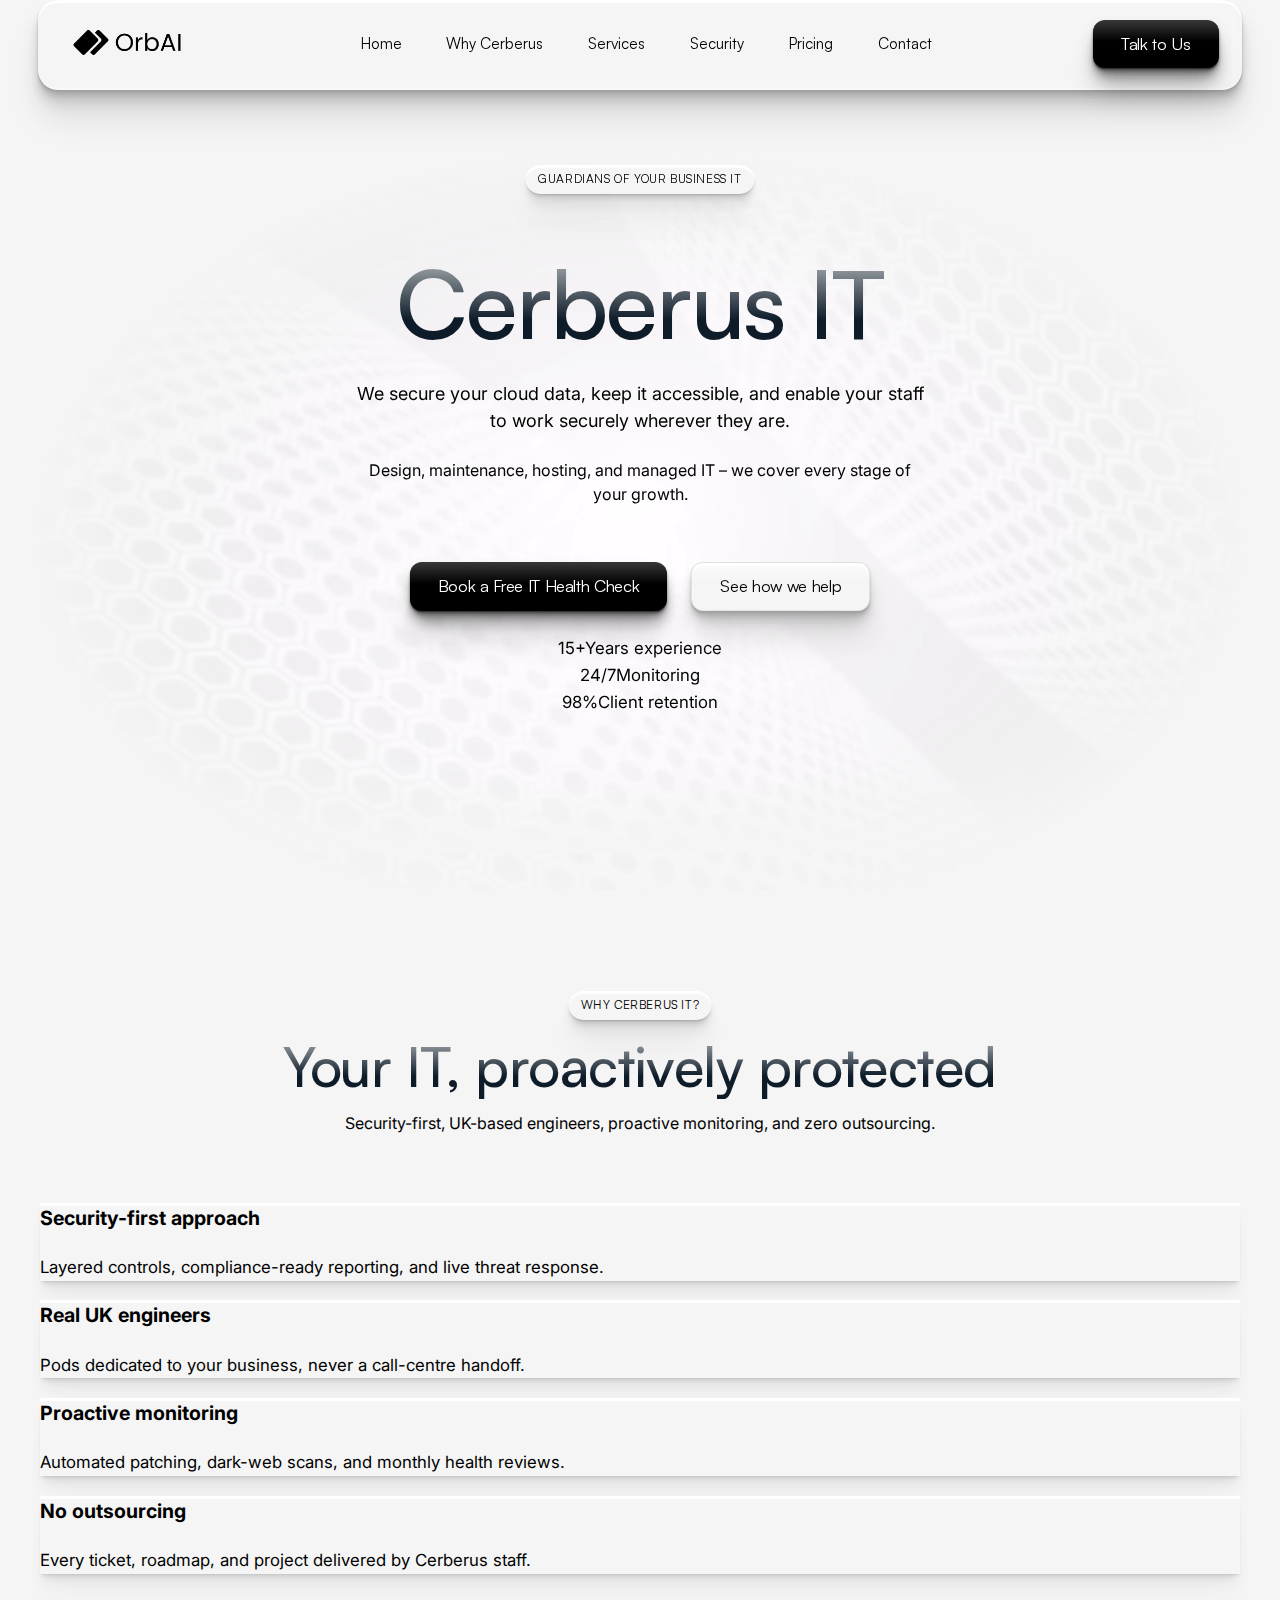
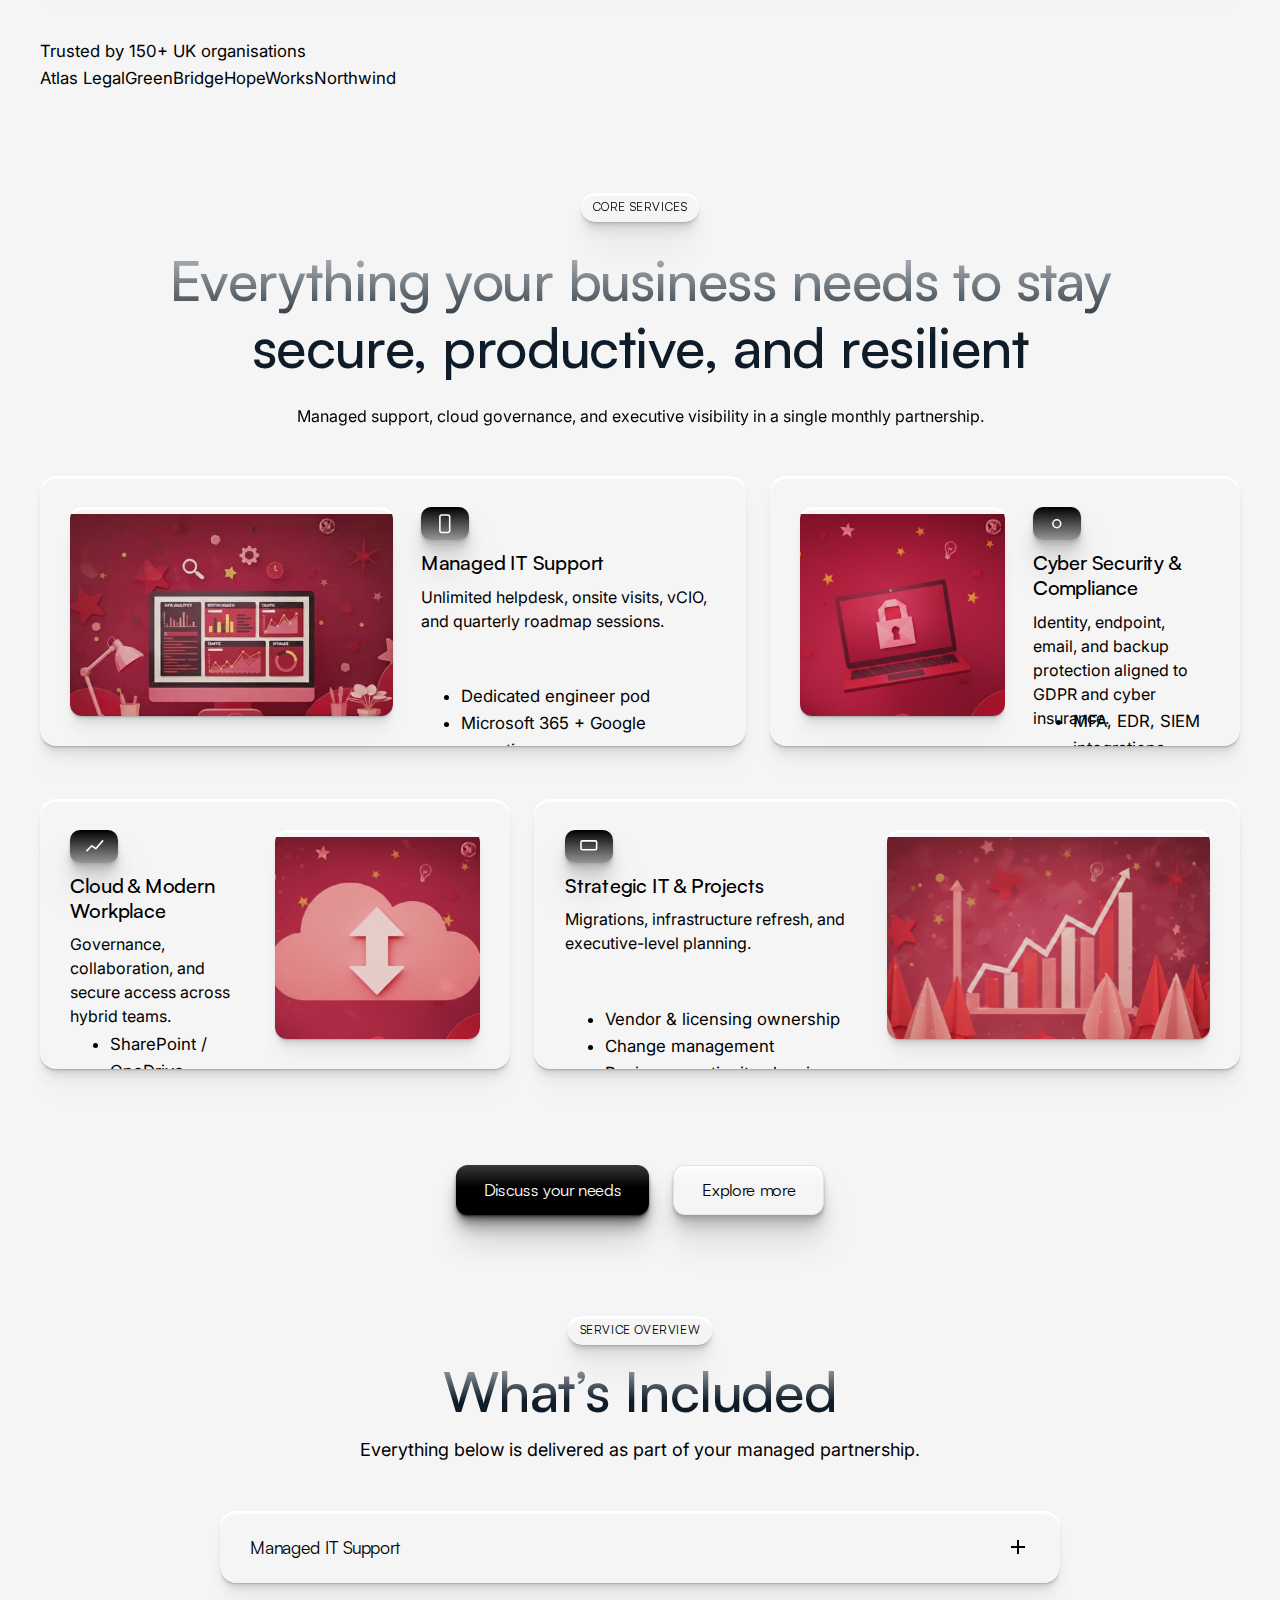
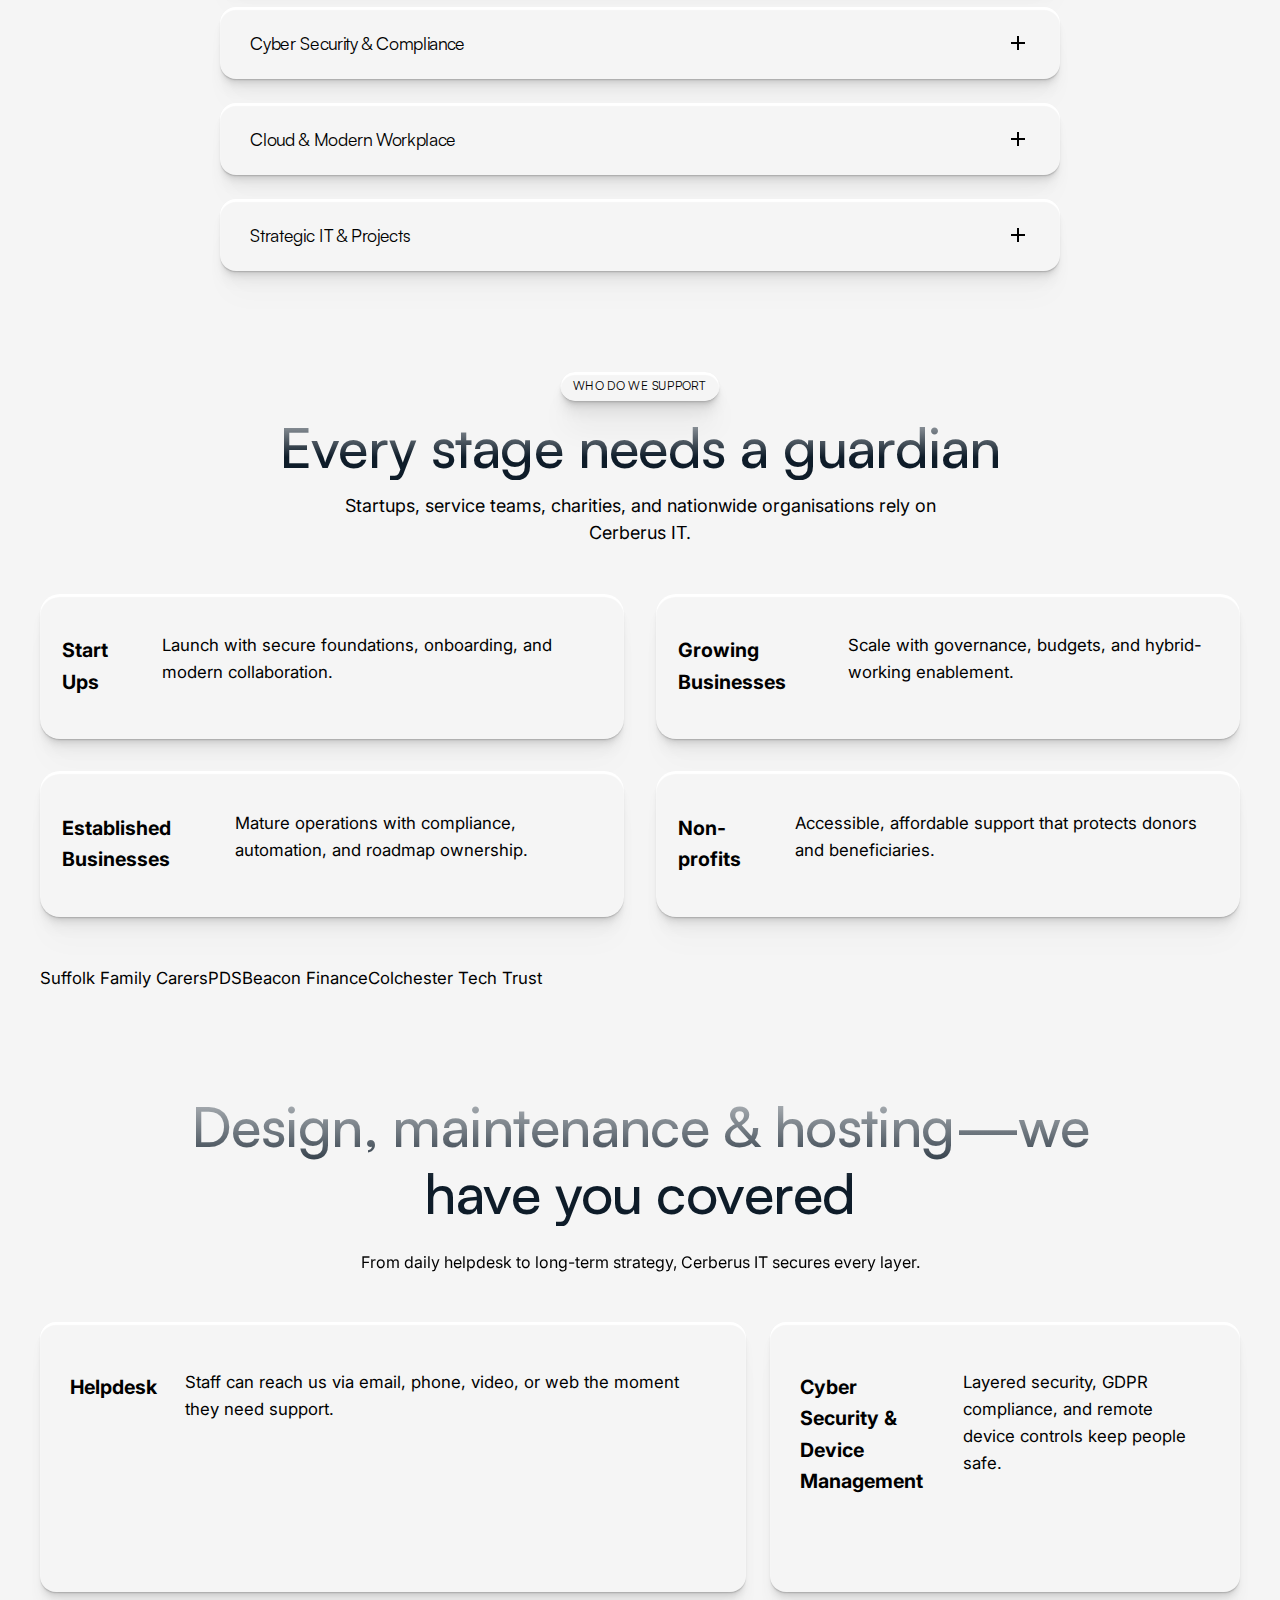
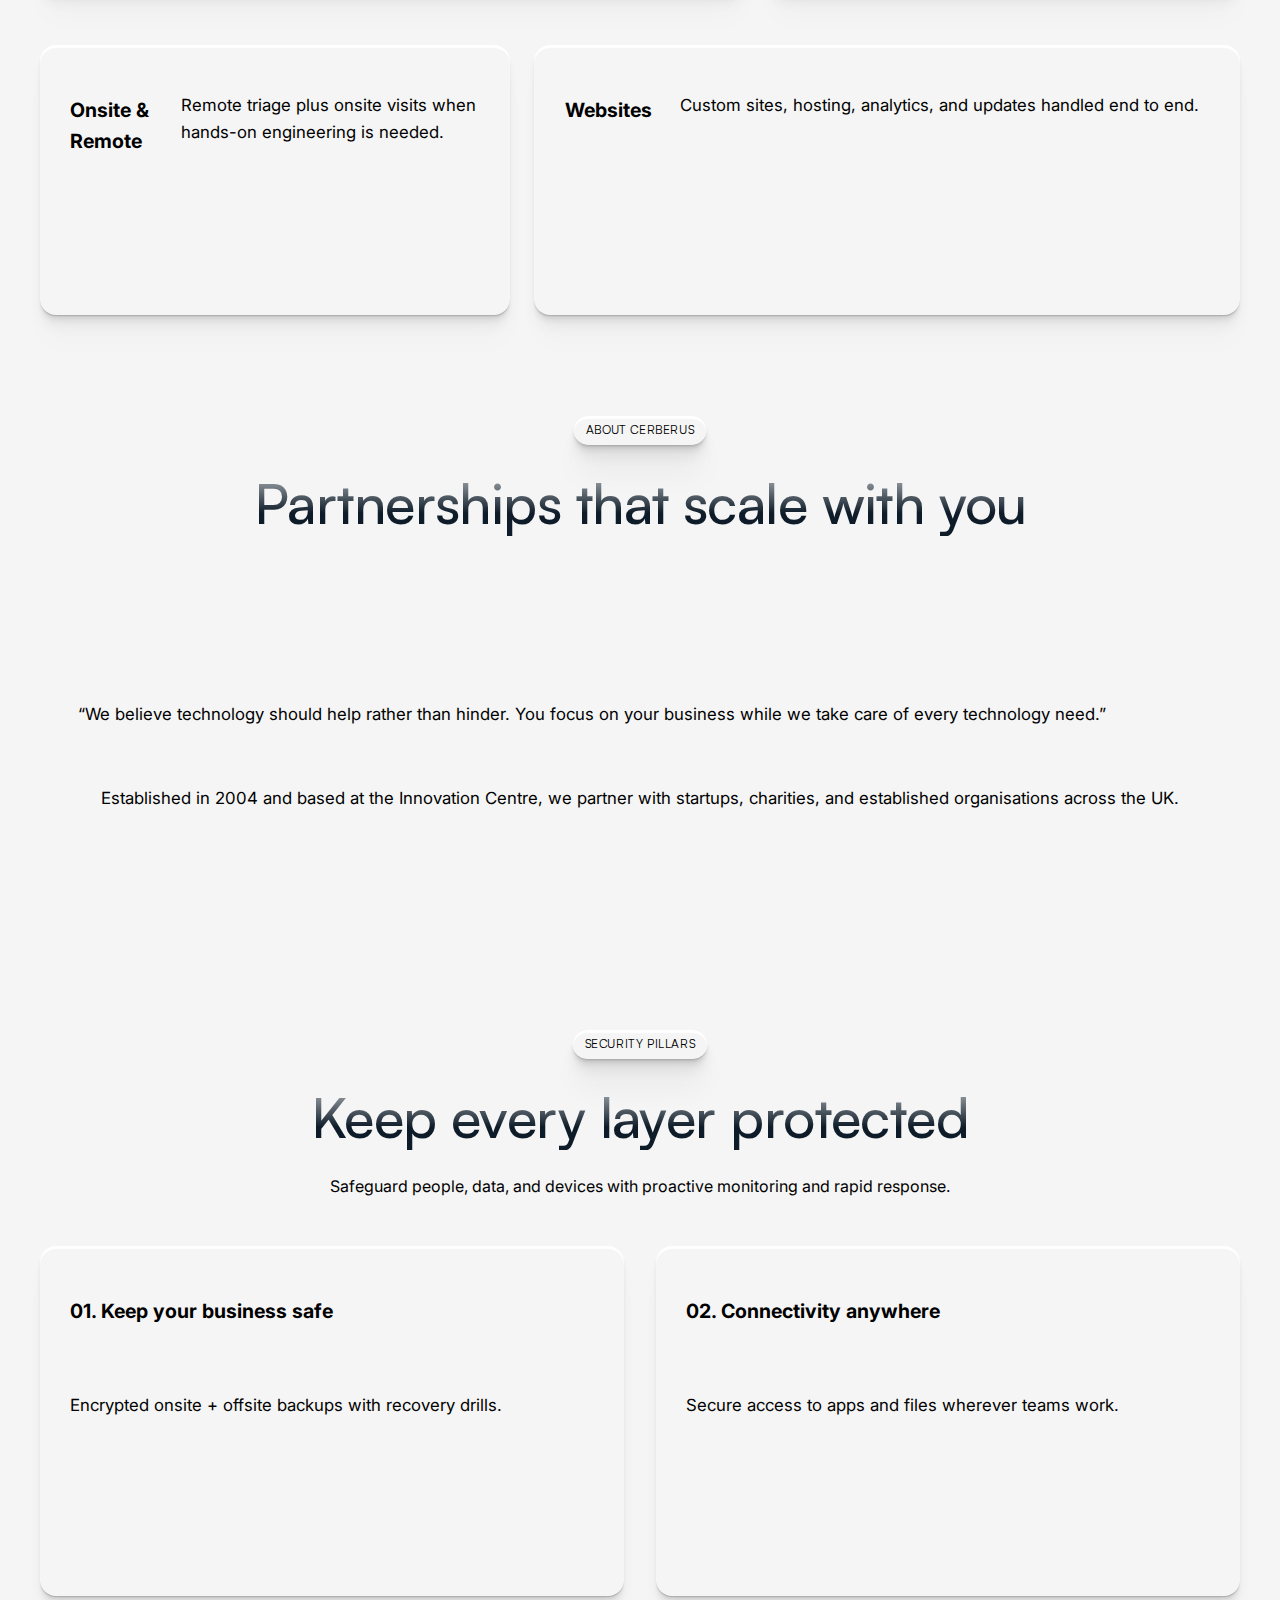
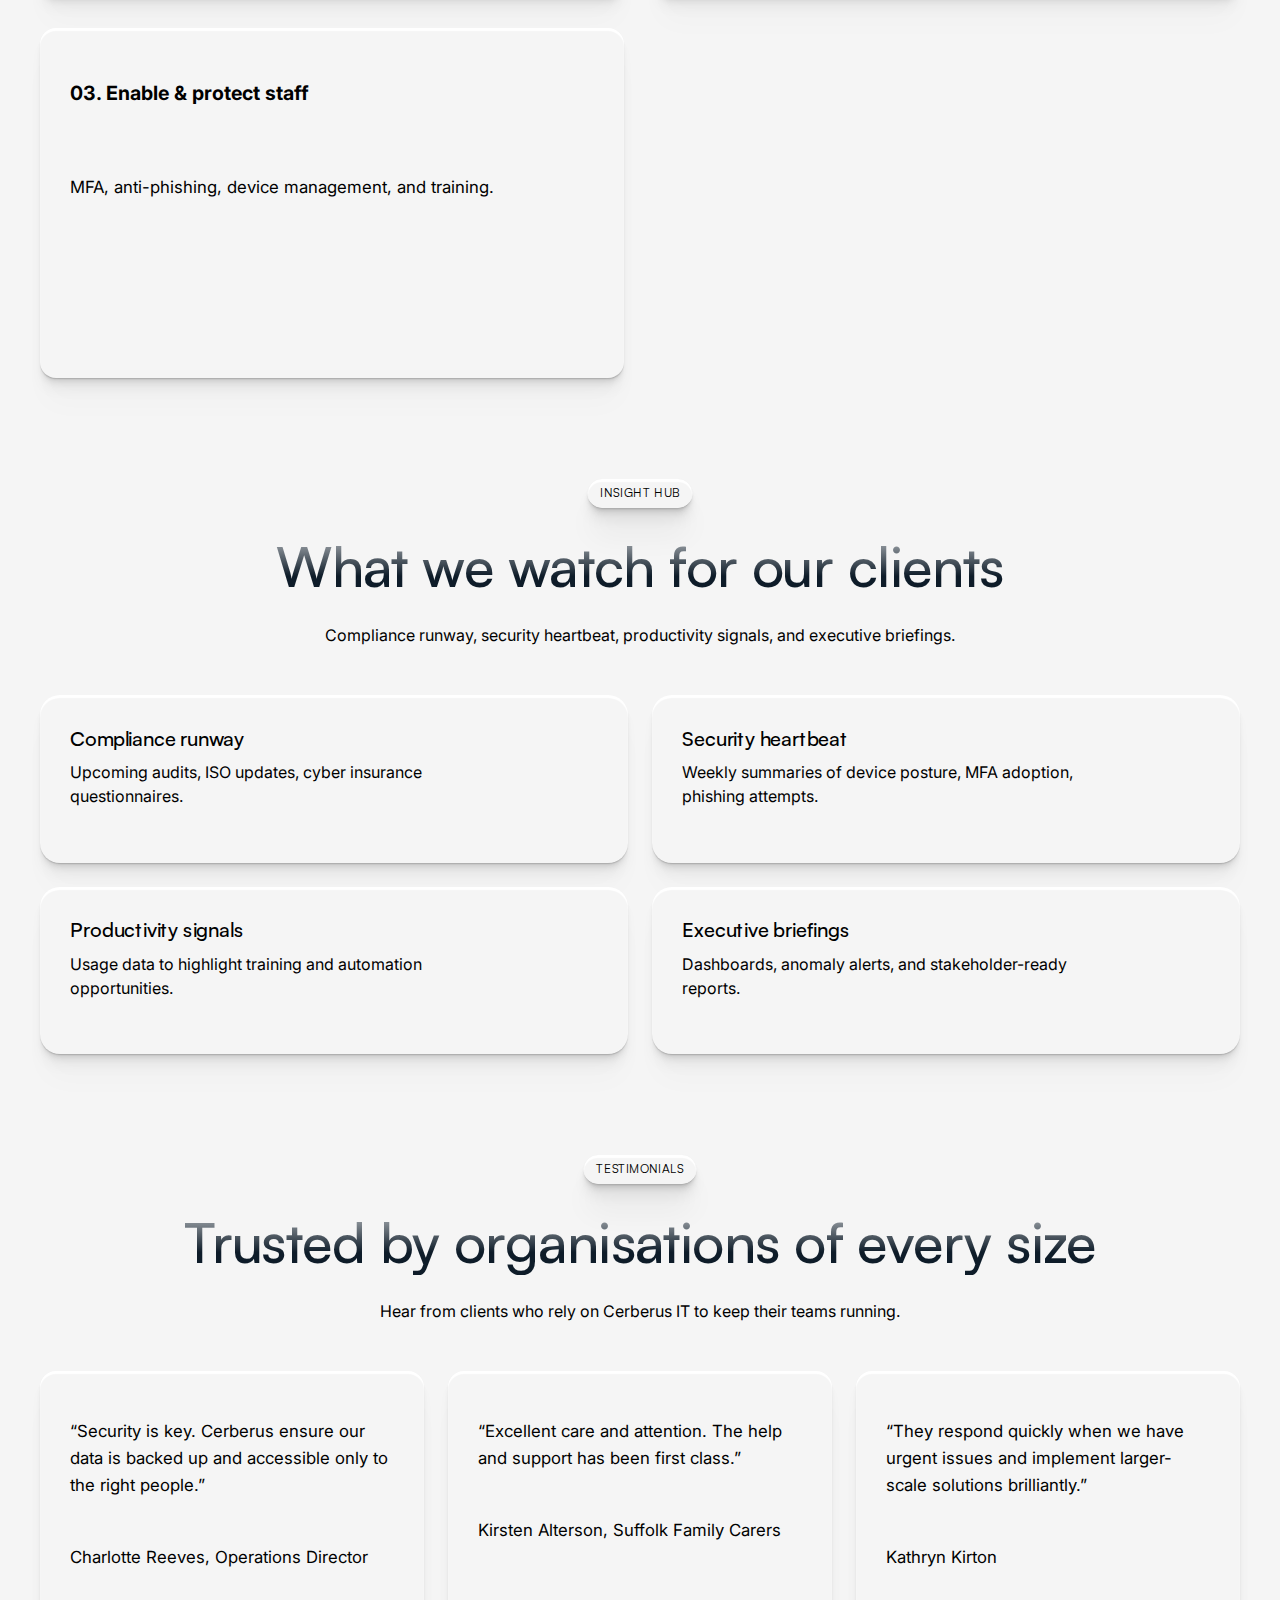
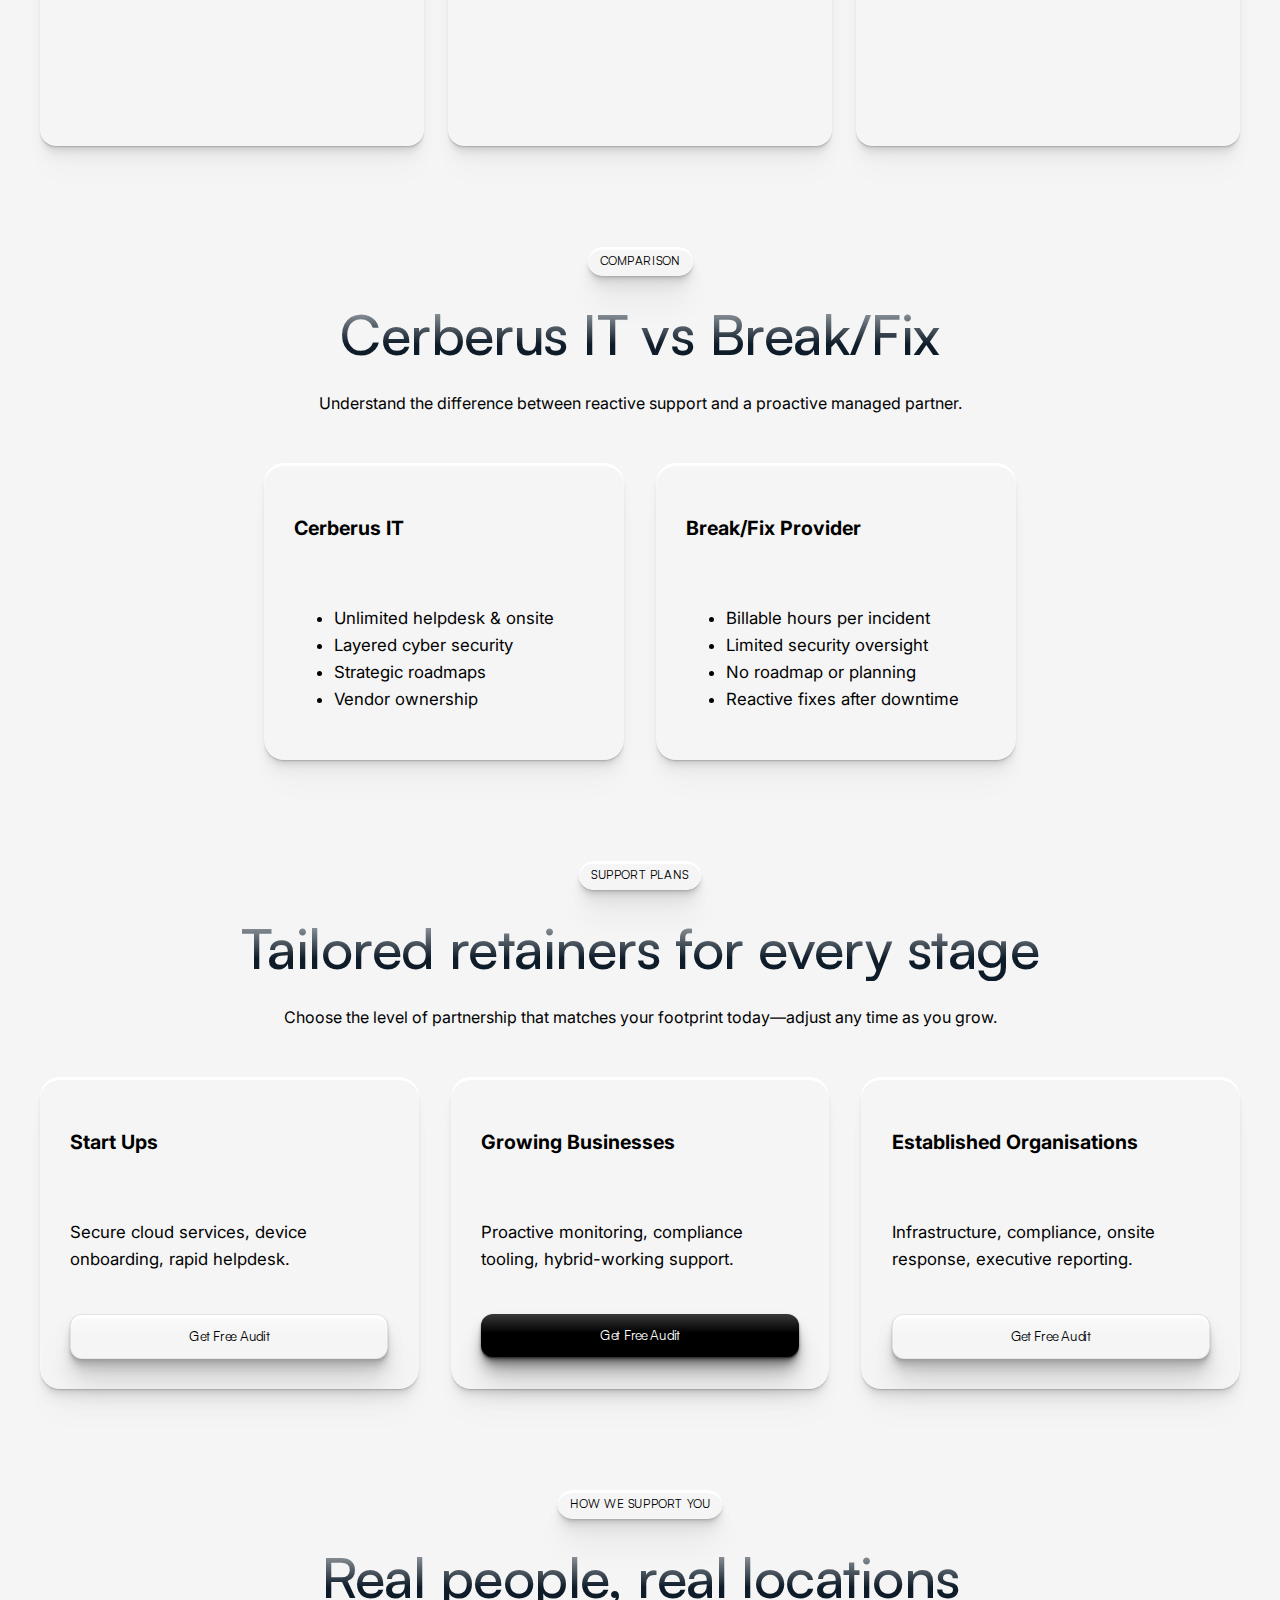
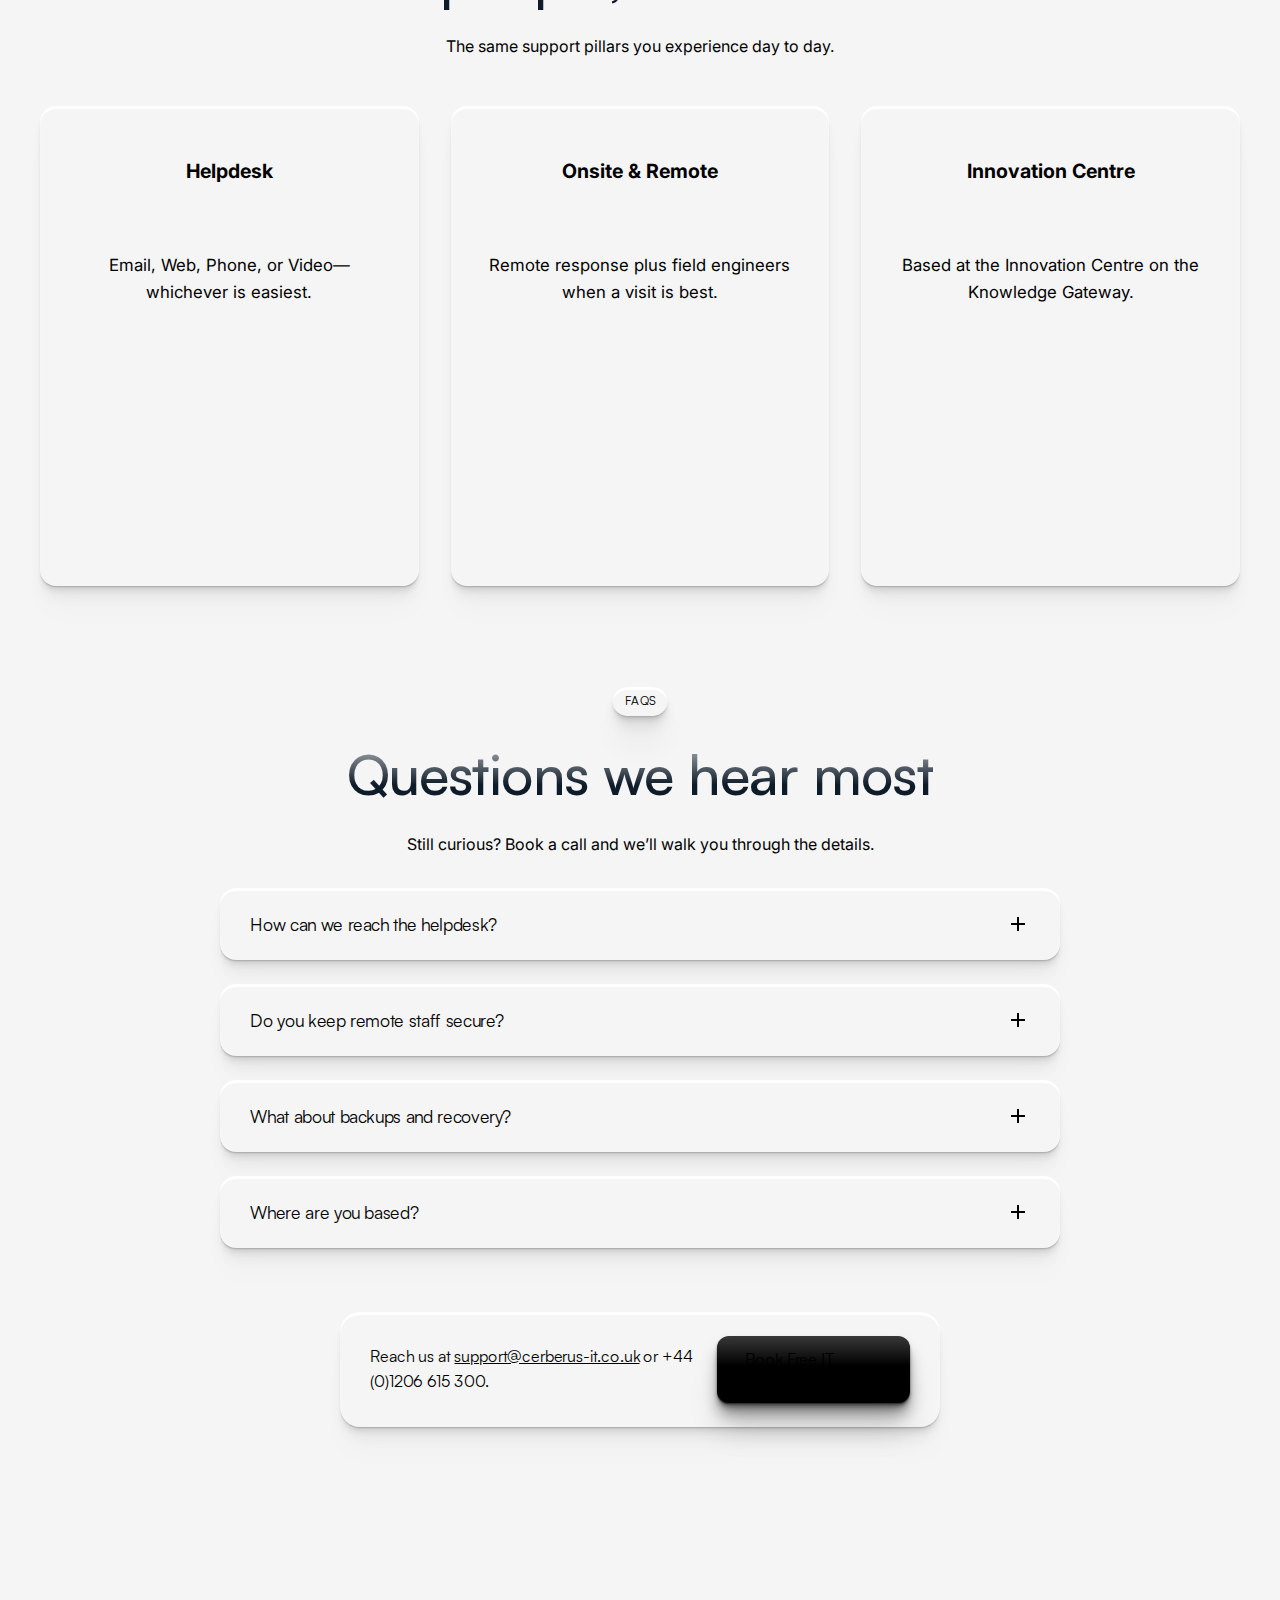
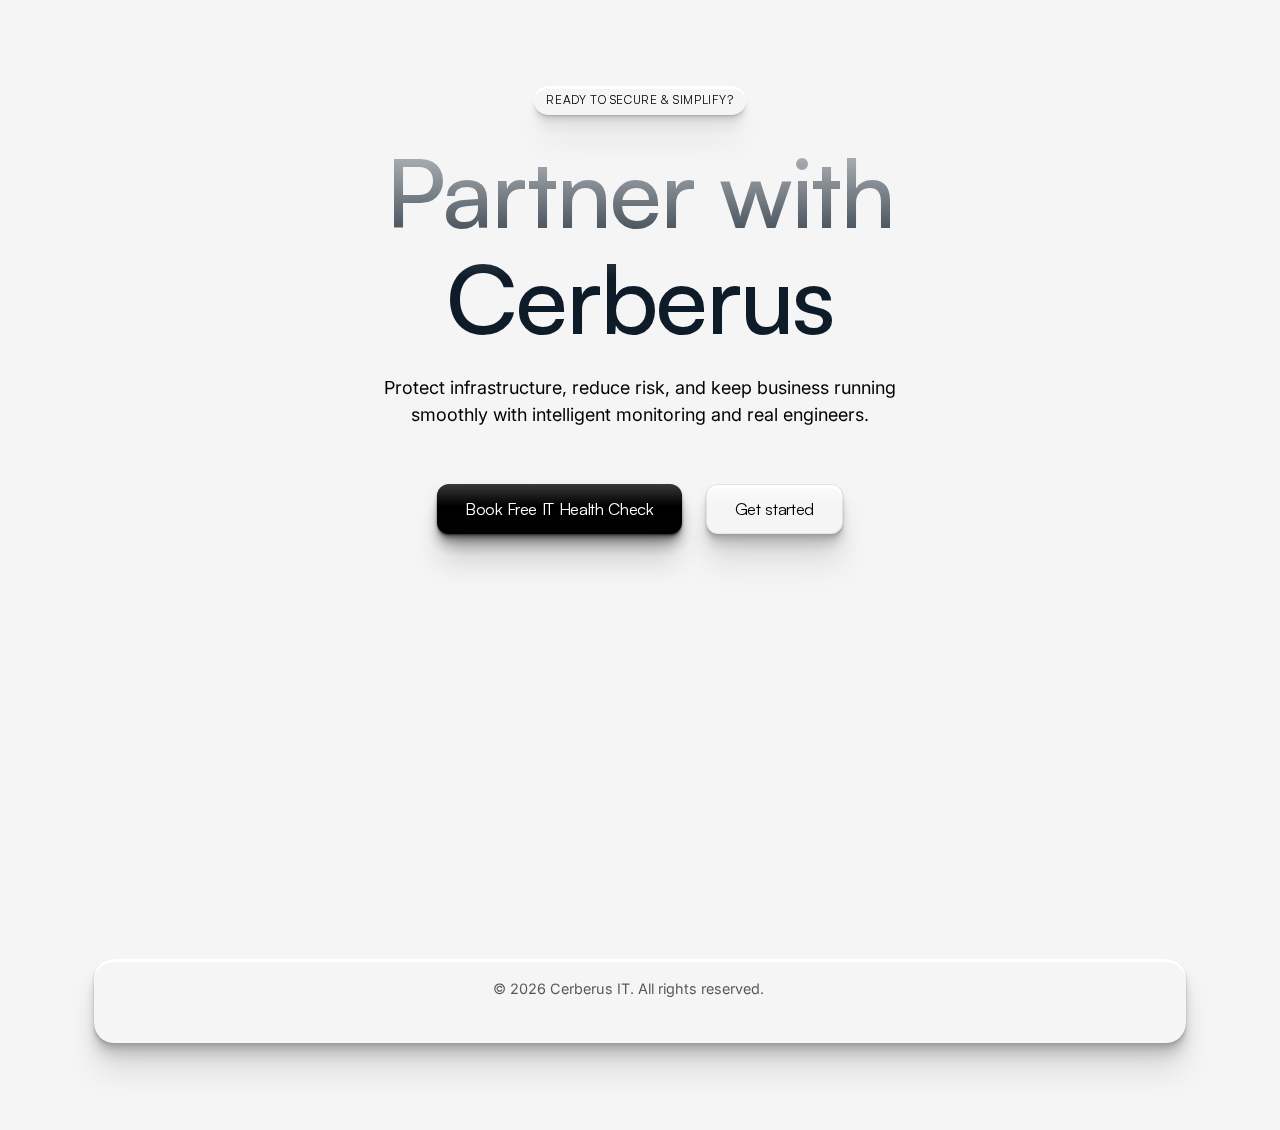
<file: index2.html>
<!DOCTYPE html>
<html lang="en">
  <head>
    <meta charset="UTF-8" />
    <meta name="viewport" content="width=device-width, initial-scale=1" />
    <title>Cerberus IT | Conversion Flow</title>
    <link rel="stylesheet" href="styles.css" />
  </head>
  <body>
    <header class="site-header" data-header>
      <div class="site-header__inner">
        <a class="site-logo" href="#hero"><img src="assets/logo.png" alt="Cerberus IT logo" /></a>
        <nav class="site-nav" aria-label="Primary">
          <span class="site-nav__highlight" aria-hidden="true"></span>
          <ul>
            <li><a href="#hero" class="is-active">Home</a></li>
            <li><a href="#why">Why Cerberus</a></li>
            <li><a href="#services">Services</a></li>
            <li><a href="#process">Security</a></li>
            <li><a href="#pricing">Pricing</a></li>
            <li><a href="#contact">Contact</a></li>
          </ul>
        </nav>
        <a class="button-primary" href="#contact">Talk to Us</a>
      </div>
    </header>

    <main>
      <!-- 1. Hero -->
      <section class="hero section-stack section-stack--tight" id="hero">
        <div class="hero__bg" aria-hidden="true">
          <video class="hero__video" src="assets/12778069_1280_720_30fps-2.webm" autoplay muted loop playsinline></video>
        </div>
        <div class="hero__content">
          <div class="hero__intro section-intro section-intro--hero">
            <span class="section-pill">Guardians of your business IT</span>
            <div class="hero__headline">
              <h1 class="section-intro__title">Cerberus IT</h1>
            </div>
            <p class="section-intro__text section-intro__text--lead">We secure your cloud data, keep it accessible, and enable your staff to work securely wherever they are.</p>
            <p class="section-intro__text">Design, maintenance, hosting, and managed IT – we cover every stage of your growth.</p>
            <div class="hero__actions">
              <a class="button-primary" href="#pricing">Book a Free IT Health Check</a>
              <a class="button-secondary" href="#services">See how we help</a>
            </div>
            <div class="hero__stats">
              <div class="hero__stat"><span class="hero__stat-value">15+</span><span class="hero__stat-label">Years experience</span></div>
              <div class="hero__stat"><span class="hero__stat-value">24/7</span><span class="hero__stat-label">Monitoring</span></div>
              <div class="hero__stat"><span class="hero__stat-value">98%</span><span class="hero__stat-label">Client retention</span></div>
            </div>
          </div>
        </div>
      </section>

      <!-- 2. Differentiation -->
      <section class="section-stack" id="why">
        <div class="section-intro section-intro--narrow">
          <span class="section-pill">Why Cerberus IT?</span>
          <h2 class="section-intro__title">Your IT, proactively protected</h2>
          <p class="section-intro__text">Security-first, UK-based engineers, proactive monitoring, and zero outsourcing.</p>
        </div>
        <div class="why__grid">
          <article class="card-surface why__card"><h3>Security-first approach</h3><p>Layered controls, compliance-ready reporting, and live threat response.</p></article>
          <article class="card-surface why__card"><h3>Real UK engineers</h3><p>Pods dedicated to your business, never a call-centre handoff.</p></article>
          <article class="card-surface why__card"><h3>Proactive monitoring</h3><p>Automated patching, dark-web scans, and monthly health reviews.</p></article>
          <article class="card-surface why__card"><h3>No outsourcing</h3><p>Every ticket, roadmap, and project delivered by Cerberus staff.</p></article>
        </div>
        <div class="trust-bar">
          <span>Trusted by 150+ UK organisations</span>
          <div class="trust-bar__logos"><span>Atlas Legal</span><span>GreenBridge</span><span>HopeWorks</span><span>Northwind</span></div>
        </div>
      </section>

      <!-- 3. Core Services -->
      <section class="features section-stack" id="services">
        <div class="features__intro section-intro section-intro--hero">
          <span class="section-pill">Core Services</span>
          <h2 class="section-intro__title">Everything your business needs to stay secure, productive, and resilient</h2>
          <p class="section-intro__text">Managed support, cloud governance, and executive visibility in a single monthly partnership.</p>
        </div>
        <div class="cards__grid">
          <div class="cards__row">
            <div class="cards__tile cards__tile--with-media card-surface">
              <div class="cards__media cards__media--fixed">
                <video class="cards__video cards__video--vivid" src="assets/animate_this_so_the_dashboard__Seedance_15_Pro_82911.mp4" autoplay muted loop playsinline data-playback-rate="0.5"></video>
              </div>
              <div class="cards__content">
                <span class="card-icon" aria-hidden="true"><svg viewBox="0 0 24 24"><rect x="7" y="3" width="10" height="18" rx="2" ry="2" /></svg></span>
                <h3>Managed IT Support</h3>
                <p class="cards__tagline">Unlimited helpdesk, onsite visits, vCIO, and quarterly roadmap sessions.</p>
                <ul class="cards__bullets"><li>Dedicated engineer pod</li><li>Microsoft 365 + Google expertise</li><li>Board-ready reporting</li></ul>
              </div>
            </div>
            <div class="cards__tile cards__tile--with-media card-surface">
              <div class="cards__media cards__media--flip">
                <img src="assets/Gemini_Generated_Image_rjsg2prjsg2prjsg.png" alt="Security monitoring" />
              </div>
              <div class="cards__content">
                <span class="card-icon" aria-hidden="true"><svg viewBox="0 0 24 24"><circle cx="12" cy="12" r="4" /></svg></span>
                <h3>Cyber Security &amp; Compliance</h3>
                <p class="cards__tagline">Identity, endpoint, email, and backup protection aligned to GDPR and cyber insurance.</p>
                <ul class="cards__bullets"><li>MFA, EDR, SIEM integrations</li><li>Incident tabletop exercises</li><li>Policy &amp; vendor ownership</li></ul>
              </div>
            </div>
          </div>
          <div class="cards__row">
            <div class="cards__tile cards__tile--reverse cards__tile--with-media card-surface">
              <div class="cards__media cards__media--float">
                <img src="assets/Gemini_Generated_Image_6m4iy66m4iy66m4i.png" alt="Cloud" />
              </div>
              <div class="cards__content">
                <span class="card-icon" aria-hidden="true"><svg viewBox="0 0 24 24"><polyline points="4 16 9 11 13 14 20 6" /></svg></span>
                <h3>Cloud &amp; Modern Workplace</h3>
                <p class="cards__tagline">Governance, collaboration, and secure access across hybrid teams.</p>
                <ul class="cards__bullets"><li>SharePoint / OneDrive optimisation</li><li>Zero-trust device posture</li><li>Automation + adoption training</li></ul>
              </div>
            </div>
            <div class="cards__tile cards__tile--reverse cards__tile--with-media card-surface">
              <div class="cards__media">
                <img src="assets/Gemini_Generated_Image_k1lvv1k1lvv1k1lv.png" alt="Strategic projects" />
              </div>
              <div class="cards__content">
                <span class="card-icon" aria-hidden="true"><svg viewBox="0 0 24 24"><rect x="4" y="6" width="16" height="9" rx="1.5" /></svg></span>
                <h3>Strategic IT &amp; Projects</h3>
                <p class="cards__tagline">Migrations, infrastructure refresh, and executive-level planning.</p>
                <ul class="cards__bullets"><li>Vendor &amp; licensing ownership</li><li>Change management</li><li>Business continuity planning</li></ul>
              </div>
            </div>
          </div>
        </div>
        <div class="features__actions">
          <a class="button-primary" href="#contact">Discuss your needs</a>
          <a class="button-secondary" href="#services">Explore more</a>
        </div>
      </section>

      <!-- 4. What's Included -->
      <section class="includes section-stack">
        <div class="features__includes-header section-intro section-intro--narrow">
          <span class="section-pill">Service Overview</span>
          <h2 class="section-intro__title">What’s Included</h2>
          <p class="section-intro__text section-intro__text--lead">Everything below is delivered as part of your managed partnership.</p>
        </div>
        <div class="faq__list faq__list--features" role="list">
          <article class="faq__item card-surface" role="listitem">
            <button class="faq__trigger" aria-expanded="false"><span>Managed IT Support</span><svg viewBox="0 0 24 24" aria-hidden="true" class="faq__icon"><path d="M12 5v14M5 12h14"></path></svg></button>
            <div class="faq__content" hidden>Helpdesk • Remote & onsite support • Vendor ownership • End-user enablement</div>
          </article>
          <article class="faq__item card-surface" role="listitem">
            <button class="faq__trigger" aria-expanded="false"><span>Cyber Security &amp; Compliance</span><svg viewBox="0 0 24 24" aria-hidden="true" class="faq__icon"><path d="M12 5v14M5 12h14"></path></svg></button>
            <div class="faq__content" hidden>Email & endpoint security • MFA • Patch management • Backup & recovery</div>
          </article>
          <article class="faq__item card-surface" role="listitem">
            <button class="faq__trigger" aria-expanded="false"><span>Cloud &amp; Modern Workplace</span><svg viewBox="0 0 24 24" aria-hidden="true" class="faq__icon"><path d="M12 5v14M5 12h14"></path></svg></button>
            <div class="faq__content" hidden>Microsoft 365 • Secure remote access • Device management • Licensing optimisation</div>
          </article>
          <article class="faq__item card-surface" role="listitem">
            <button class="faq__trigger" aria-expanded="false"><span>Strategic IT &amp; Projects</span><svg viewBox="0 0 24 24" aria-hidden="true" class="faq__icon"><path d="M12 5v14M5 12h14"></path></svg></button>
            <div class="faq__content" hidden>Technology roadmaps • Budget planning • Compliance strategy • Project delivery</div>
          </article>
        </div>
      </section>

      <!-- 5. Who do we support -->
      <section class="who-support section-stack section-stack--spaced" id="who">
        <div class="who-support__intro section-intro section-intro--narrow">
          <span class="section-pill">WHO DO WE SUPPORT</span>
          <h2 class="section-intro__title">Every stage needs a guardian</h2>
          <p class="section-intro__text section-intro__text--lead">Startups, service teams, charities, and nationwide organisations rely on Cerberus IT.</p>
        </div>
        <div class="who-support__grid">
          <article class="who-support__card card-surface"><h3>Start Ups</h3><p>Launch with secure foundations, onboarding, and modern collaboration.</p></article>
          <article class="who-support__card card-surface"><h3>Growing Businesses</h3><p>Scale with governance, budgets, and hybrid-working enablement.</p></article>
          <article class="who-support__card card-surface"><h3>Established Businesses</h3><p>Mature operations with compliance, automation, and roadmap ownership.</p></article>
          <article class="who-support__card card-surface"><h3>Non-profits</h3><p>Accessible, affordable support that protects donors and beneficiaries.</p></article>
        </div>
        <div class="logos-strip"><span>Suffolk Family Carers</span><span>PDS</span><span>Beacon Finance</span><span>Colchester Tech Trust</span></div>
      </section>

      <!-- 6. Features supporting block -->
      <section class="features section-stack" id="features-support">
        <div class="section-intro section-intro--hero">
          <h2 class="section-intro__title">Design, maintenance & hosting—we have you covered</h2>
          <p class="section-intro__text">From daily helpdesk to long-term strategy, Cerberus IT secures every layer.</p>
        </div>
        <div class="cards__grid">
          <div class="cards__row">
            <div class="cards__tile cards__tile--text-only card-surface"><h3>Helpdesk</h3><p>Staff can reach us via email, phone, video, or web the moment they need support.</p></div>
            <div class="cards__tile cards__tile--text-only card-surface"><h3>Cyber Security & Device Management</h3><p>Layered security, GDPR compliance, and remote device controls keep people safe.</p></div>
          </div>
          <div class="cards__row">
            <div class="cards__tile cards__tile--text-only card-surface"><h3>Onsite & Remote</h3><p>Remote triage plus onsite visits when hands-on engineering is needed.</p></div>
            <div class="cards__tile cards__tile--text-only card-surface"><h3>Websites</h3><p>Custom sites, hosting, analytics, and updates handled end to end.</p></div>
          </div>
        </div>
      </section>

      <!-- 7. About -->
      <section class="about section-stack" id="about">
        <div class="section-intro"><span class="section-pill">About Cerberus</span><h2 class="section-intro__title">Partnerships that scale with you</h2></div>
        <div class="founder__inner">
          <blockquote class="founder__quote">“We believe technology should help rather than hinder. You focus on your business while we take care of every technology need.”</blockquote>
          <p>Established in 2004 and based at the Innovation Centre, we partner with startups, charities, and established organisations across the UK.</p>
        </div>
      </section>

      <!-- 8. Security pillars / process -->
      <section class="process section-stack" id="process">
        <div class="process__intro section-intro">
          <span class="section-pill">Security pillars</span>
          <h2 class="section-intro__title">Keep every layer protected</h2>
          <p class="section-intro__text">Safeguard people, data, and devices with proactive monitoring and rapid response.</p>
        </div>
        <div class="process__layout">
          <article class="process__card cards__tile cards__tile--stacked card-surface"><h3>01. Keep your business safe</h3><p>Encrypted onsite + offsite backups with recovery drills.</p></article>
          <article class="process__card cards__tile cards__tile--stacked card-surface"><h3>02. Connectivity anywhere</h3><p>Secure access to apps and files wherever teams work.</p></article>
          <article class="process__card cards__tile cards__tile--stacked card-surface"><h3>03. Enable & protect staff</h3><p>MFA, anti-phishing, device management, and training.</p></article>
        </div>
      </section>

      <!-- 9. Insight hub -->
      <section class="insights section-stack" id="insights">
        <div class="section-intro"><span class="section-pill">Insight hub</span><h2 class="section-intro__title">What we watch for our clients</h2><p class="section-intro__text">Compliance runway, security heartbeat, productivity signals, and executive briefings.</p></div>
        <div class="insights__grid">
          <article class="insights__card card-surface cards__content"><h3>Compliance runway</h3><p>Upcoming audits, ISO updates, cyber insurance questionnaires.</p></article>
          <article class="insights__card card-surface cards__content"><h3>Security heartbeat</h3><p>Weekly summaries of device posture, MFA adoption, phishing attempts.</p></article>
          <article class="insights__card card-surface cards__content"><h3>Productivity signals</h3><p>Usage data to highlight training and automation opportunities.</p></article>
          <article class="insights__card card-surface cards__content"><h3>Executive briefings</h3><p>Dashboards, anomaly alerts, and stakeholder-ready reports.</p></article>
        </div>
      </section>

      <!-- 10. Testimonials -->
      <section class="customers section-stack" id="customers">
        <div class="customers__intro section-intro"><span class="section-pill">Testimonials</span><h2 class="section-intro__title">Trusted by organisations of every size</h2><p class="section-intro__text">Hear from clients who rely on Cerberus IT to keep their teams running.</p></div>
        <div class="customers__testimonials">
          <article class="customers__testimonial cards__tile card-surface"><p>“Security is key. Cerberus ensure our data is backed up and accessible only to the right people.”</p><span>Charlotte Reeves, Operations Director</span></article>
          <article class="customers__testimonial cards__tile card-surface"><p>“Excellent care and attention. The help and support has been first class.”</p><span>Kirsten Alterson, Suffolk Family Carers</span></article>
          <article class="customers__testimonial cards__tile card-surface"><p>“They respond quickly when we have urgent issues and implement larger-scale solutions brilliantly.”</p><span>Kathryn Kirton</span></article>
        </div>
      </section>

      <!-- 11. Comparison -->
      <section class="comparison section-stack" id="comparison">
        <div class="section-intro"><span class="section-pill">Comparison</span><h2 class="section-intro__title">Cerberus IT vs Break/Fix</h2><p class="section-intro__text">Understand the difference between reactive support and a proactive managed partner.</p></div>
        <div class="comparison__grid">
          <article class="comparison__card card-surface"><h3>Cerberus IT</h3><ul><li>Unlimited helpdesk & onsite</li><li>Layered cyber security</li><li>Strategic roadmaps</li><li>Vendor ownership</li></ul></article>
          <article class="comparison__card card-surface"><h3>Break/Fix Provider</h3><ul><li>Billable hours per incident</li><li>Limited security oversight</li><li>No roadmap or planning</li><li>Reactive fixes after downtime</li></ul></article>
        </div>
      </section>

      <!-- 12. Pricing -->
      <section class="pricing section-stack" id="pricing">
        <div class="pricing__intro section-intro"><span class="section-pill">Support Plans</span><h2 class="section-intro__title">Tailored retainers for every stage</h2><p class="section-intro__text">Choose the level of partnership that matches your footprint today—adjust any time as you grow.</p></div>
        <div class="pricing__grid">
          <article class="pricing__card card-surface"><h3>Start Ups</h3><p>Secure cloud services, device onboarding, rapid helpdesk.</p><button class="button-secondary">Get Free Audit</button></article>
          <article class="pricing__card card-surface pricing__card--placeholder"><h3>Growing Businesses</h3><p>Proactive monitoring, compliance tooling, hybrid-working support.</p><button class="button-primary">Get Free Audit</button></article>
          <article class="pricing__card card-surface"><h3>Established Organisations</h3><p>Infrastructure, compliance, onsite response, executive reporting.</p><button class="button-secondary">Get Free Audit</button></article>
        </div>
      </section>

      <!-- 13. Team / How we support -->
      <section class="team section-stack" id="team">
        <div class="section-intro"><span class="section-pill">How we support you</span><h2 class="section-intro__title">Real people, real locations</h2><p class="section-intro__text">The same support pillars you experience day to day.</p></div>
        <div class="team__grid">
          <article class="team__card cards__tile card-surface"><h3>Helpdesk</h3><p>Email, Web, Phone, or Video—whichever is easiest.</p></article>
          <article class="team__card cards__tile card-surface"><h3>Onsite & Remote</h3><p>Remote response plus field engineers when a visit is best.</p></article>
          <article class="team__card cards__tile card-surface"><h3>Innovation Centre</h3><p>Based at the Innovation Centre on the Knowledge Gateway.</p></article>
        </div>
      </section>

      <!-- 14. FAQ -->
      <section class="faq section-stack" id="faq">
        <div class="section-intro"><span class="section-pill">FAQs</span><h2 class="section-intro__title">Questions we hear most</h2><p class="section-intro__text">Still curious? Book a call and we’ll walk you through the details.</p></div>
        <div class="faq__list" role="list">
          <article class="faq__item card-surface" role="listitem"><button class="faq__trigger" aria-expanded="false"><span>How can we reach the helpdesk?</span><svg viewBox="0 0 24 24" aria-hidden="true" class="faq__icon"><path d="M12 5v14M5 12h14"></path></svg></button><div class="faq__content" hidden>Email, Web Helpdesk, Phone or Video—whichever is easiest.</div></article>
          <article class="faq__item card-surface" role="listitem"><button class="faq__trigger" aria-expanded="false"><span>Do you keep remote staff secure?</span><svg viewBox="0 0 24 24" aria-hidden="true" class="faq__icon"><path d="M12 5v14M5 12h14"></path></svg></button><div class="faq__content" hidden>Enable secure access regardless of location with MFA, AV, and device management.</div></article>
          <article class="faq__item card-surface" role="listitem"><button class="faq__trigger" aria-expanded="false"><span>What about backups and recovery?</span><svg viewBox="0 0 24 24" aria-hidden="true" class="faq__icon"><path d="M12 5v14M5 12h14"></path></svg></button><div class="faq__content" hidden>Encrypted onsite/offsite backups with regular restore testing.</div></article>
          <article class="faq__item card-surface" role="listitem"><button class="faq__trigger" aria-expanded="false"><span>Where are you based?</span><svg viewBox="0 0 24 24" aria-hidden="true" class="faq__icon"><path d="M12 5v14M5 12h14"></path></svg></button><div class="faq__content" hidden>Innovation Centre, Knowledge Gateway, Colchester.</div></article>
        </div>
        <div class="contact-line card-surface" id="contact">
          <p>Reach us at <a href="mailto:support@cerberus-it.co.uk">support@cerberus-it.co.uk</a> or +44 (0)1206 615 300.</p>
          <a class="button-primary" href="#pricing">Book Free IT Health Check</a>
        </div>
      </section>

      <!-- 15. Closing CTA -->
      <section class="hero section-stack" id="cta">
        <div class="hero__intro section-intro section-intro--hero">
          <span class="section-pill">READY TO SECURE &amp; SIMPLIFY?</span>
          <h2 class="section-intro__title">Partner with Cerberus</h2>
          <p class="section-intro__text section-intro__text--lead">Protect infrastructure, reduce risk, and keep business running smoothly with intelligent monitoring and real engineers.</p>
          <div class="hero__actions">
            <a class="button-primary" href="#pricing">Book Free IT Health Check</a>
            <a class="button-secondary" href="#contact">Get started</a>
          </div>
        </div>
      </section>
    </main>

    <footer class="site-footer">
      <div class="site-footer__inner">
        <p class="site-footer__meta">© <span data-current-year></span> Cerberus IT. All rights reserved.</p>
      </div>
    </footer>

    <script src="scripts/features.js" defer></script>
    <script>
      document.querySelectorAll('video[data-playback-rate]').forEach((video) => {
        const rate = parseFloat(video.dataset.playbackRate);
        if (!rate || rate <= 0) return;
        const applyRate = () => {
          video.playbackRate = rate;
        };
        if (video.readyState >= 1) {
          applyRate();
        } else {
          video.addEventListener('loadedmetadata', applyRate, { once: true });
        }
        video.addEventListener('play', applyRate);
      });
    </script>
  </body>
</html>
</file>
<file: styles.css>
@import url("https://fonts.googleapis.com/css2?family=Inter:wght@400;500;600&display=swap");

:root {
  --font-body: "Inter", system-ui, -apple-system, BlinkMacSystemFont,
    "Segoe UI", sans-serif;
  --color-surface: rgb(245, 245, 245);
  --color-text: #000;
  --color-gradient-dark: rgb(14, 28, 41);
  --color-gradient-light: #fff;
  --founder-bg-color: #f7f7f7;
  --founder-quote-color: #000000;
  --founder-badge-color: #000000;

  --founder-avatar-size: 48px;

  --font-heading: "Satoshi", "Satoshi Placeholder", sans-serif;
  --founder-avatar-ring-padding: 4px;
  --header-height: clamp(64px, 8vw, 88px);
  --radius-pill: 60px;
  --radius-lg: 1.25rem;
  --radius-md: 1rem;
  --radius-sm: 0.75rem;
  --radius-icon: 10px;
  --radius-round: 999px;
  --radius-tab: 28px;
  --space-xl: clamp(1.5rem, 4vw, 3rem);
  --space-xxl: clamp(2.25rem, 5vw, 4rem);
  --space-lg: clamp(1.1rem, 3vw, 2rem);
  --space-md: clamp(0.9rem, 2.4vw, 1.5rem);
  --space-sm: clamp(0.65rem, 1.8vw, 1.1rem);
  --space-card-gap: clamp(1rem, 2.4vw, 1.75rem);
  --space-xs: clamp(0.4rem, 1.2vw, 0.75rem);
  --section-gap: 100px;
  --card-padding: clamp(1.25rem, 2.5vw, 1.9rem);
  --card-padding-sm: clamp(1rem, 2vw, 1.35rem);
  --page-padding: clamp(1rem, 3vw, 2.5rem);
  --icon-size: clamp(32px, 4vw, 48px);
  --icon-size-sm: clamp(18px, 2.5vw, 28px);
  --pill-height: clamp(22px, 3vw, 30px);
  --narrow-width: 600px;
  --card-height: 270px;
  --card-height-stack: 430px;
  --card-height-compact: 270px;
  --card-height-benefits: 350px;
  --card-height-process-tall: 1192px;
  --card-height-process-short: 584px;
  --cards-media-height-default: 180px;
  --projects-card-height: 570px;
  --button-bg: #000;
  --button-text: #fff;
  --button-radius: 0.75rem;
  --button-shadow: rgba(61, 61, 61, 0.72) 0px 0.602187px 1.083937px -1.25px,
    rgba(61, 61, 61, 0.64) 0px 2.288533px 4.11936px -2.5px,
    rgba(61, 61, 61, 0.25) 0px 10px 18px -3.75px,
    rgba(0, 0, 0, 0.35) 0px 0.706592px 0.706592px -0.583333px,
    rgba(0, 0, 0, 0.34) 0px 1.806562px 1.806562px -1.166667px,
    rgba(0, 0, 0, 0.33) 0px 3.621759px 3.621759px -1.75px,
    rgba(0, 0, 0, 0.3) 0px 6.8656px 6.8656px -2.333333px,
    rgba(0, 0, 0, 0.26) 0px 13.646761px 13.646761px -2.916667px,
    rgba(0, 0, 0, 0.15) 0px 30px 30px -3.5px;
  --button-shadow-hover: rgba(61, 61, 61, 0.72) 0px 0.602187px 1.083937px -1.25px,
    rgba(61, 61, 61, 0.64) 0px 2.200533px 4.11936px -2.5px,
    rgba(177, 177, 177, 0.25) 0px 10px 18px -3.75px,
    rgba(0, 0, 0, 0.48) 0px 0.706592px 0.706592px -0.583333px,
    rgba(0, 0, 0, 0.47) 0px 1.806562px 1.806562px -1.166667px,
    rgba(0, 0, 0, 0.46) 0px 3.621759px 3.621759px -1.75px,
    rgba(0, 0, 0, 0.43) 0px 6.8656px 6.8656px -2.333333px,
    rgba(0, 0, 0, 0.36) 0px 13.646761px 13.646761px -2.916667px,
    rgba(0, 0, 0, 0.21) 0px 30px 30px -3.5px;
  --button-secondary-bg: var(--color-surface);
  --button-secondary-text: var(--color-text);
  --button-secondary-shadow: rgba(158, 158, 158, 0.69) 0px 0.706592px 0.706592px -0.583333px,
    rgba(158, 158, 158, 0.68) 0px 1.806562px 1.806562px -1.166667px,
    rgba(158, 158, 158, 0.65) 0px 3.621759px 3.621759px -1.75px,
    rgba(158, 158, 158, 0.61) 0px 6.8656px 6.8656px -2.333333px,
    rgba(158, 158, 158, 0.52) 0px 13.646761px 13.646761px -2.916667px,
    rgba(158, 158, 158, 0.3) 0px 30px 30px -3.5px,
    rgb(255, 255, 255) 0px 3px 1px 0px inset;
  --button-secondary-shadow-hover: rgba(133, 133, 133, 0.69) 0px 0.706592px 0.706592px -0.583333px,
    rgba(133, 133, 133, 0.68) 0px 1.806562px 1.806562px -1.166667px,
    rgba(133, 133, 133, 0.65) 0px 3.621759px 3.621759px -1.75px,
    rgba(133, 133, 133, 0.61) 0px 6.8656px 6.8656px -2.333333px,
    rgba(133, 133, 133, 0.52) 0px 13.646761px 13.646761px -2.916667px,
    rgba(133, 133, 133, 0.3) 0px 30px 30px -3.5px,
    rgb(255, 255, 255) 0px 3px 1px 0px inset;
  --shadow-depth: rgba(0, 0, 0, 0.08) 0px 0.706592px 0.706592px -0.666667px,
    rgba(0, 0, 0, 0.08) 0px 1.80656px 1.80656px -1.33333px,
    rgba(0, 0, 0, 0.07) 0px 3.62176px 3.62176px -2px,
    rgba(0, 0, 0, 0.07) 0px 6.8656px 6.8656px -2.66667px,
    rgba(0, 0, 0, 0.05) 0px 13.6468px 13.6468px -3.33333px,
    rgba(0, 0, 0, 0.02) 0px 30px 30px -4px;
  --shadow-card: rgba(0, 0, 0, 0.08) 0px 0.706592px 0.706592px -0.666667px,
    rgba(0, 0, 0, 0.08) 0px 1.806562px 1.806562px -1.333333px,
    rgba(0, 0, 0, 0.07) 0px 3.621759px 3.621759px -2px,
    rgba(0, 0, 0, 0.07) 0px 6.8656px 6.8656px -2.666667px,
    rgba(0, 0, 0, 0.05) 0px 13.646761px 13.646761px -3.333333px,
    rgba(0, 0, 0, 0.02) 0px 30px 30px -4px,
    rgb(255, 255, 255) 0px 3px 1px 0px inset;
  --shadow-pill: rgba(0, 0, 0, 0.1) 0px 0.706592px 0.706592px -0.541667px,
    rgba(0, 0, 0, 0.09) 0px 1.80656px 1.80656px -1.08333px,
    rgba(0, 0, 0, 0.09) 0px 3.62176px 3.62176px -1.625px,
    rgba(0, 0, 0, 0.09) 0px 6.8656px 6.8656px -2.16667px,
    rgba(0, 0, 0, 0.08) 0px 13.6468px 13.6468px -2.70833px,
    rgba(0, 0, 0, 0.05) 0px 30px 30px -3.25px,
    rgba(255, 255, 255, 1) 0px 3px 1px 0px inset;
  --shadow-icon: rgba(171, 171, 171, 0.64) 0px 0.706592px 0.706592px -0.541667px,
    rgba(171, 171, 171, 0.63) 0px 1.80656px 1.80656px -1.08333px,
    rgba(171, 171, 171, 0.61) 0px 3.62176px 3.62176px -1.625px,
    rgba(171, 171, 171, 0.58) 0px 6.8656px 6.8656px -2.16667px,
    rgba(171, 171, 171, 0.51) 0px 13.6468px 13.6468px -2.70833px,
    rgba(171, 171, 171, 0.35) 0px 30px 30px -3.25px;
  --icon-check: url("data:image/svg+xml,%3Csvg xmlns='http://www.w3.org/2000/svg' viewBox='0 0 24 24'%3E%3Cpath fill='%23000' d='M9 12.5l-2.5-2.5L5 11.5l4 4 10-10-1.5-1.5z'/%3E%3C/svg%3E");
}

@media (min-width: 768px) {
  .who-support__grid .benefits__card {
    flex-direction: row;
    align-items: stretch;
    gap: var(--space-lg);
    height: 100%;
  }

  .who-support__grid .benefits__media {
    flex: 0 0 50%;
    max-width: 50%;
  }

  .who-support__grid .benefits__content {
    flex: 1;
  }
}

.site-footer__logo {
  display: inline-flex;
  justify-content: center;
  margin: var(--space-lg) auto var(--space-sm);
}

.site-footer__logo img {
  height: 40px;
  width: auto;
}

[id] {
  scroll-margin-top: calc(var(--header-height) + 12px);
}

.site-footer {
  margin: var(--section-gap) 0 var(--space-xl);
  padding: 0 calc(var(--page-padding) + var(--space-sm));
}

.site-footer__inner {
  display: grid;
  grid-template-columns: minmax(0, 1fr) auto;
  grid-template-rows: auto auto;
  grid-template-areas:
    "socials nav"
    "brand brand";
  align-items: center;
  gap: var(--space-md);
  padding: var(--space-sm) var(--space-lg);
  border-radius: var(--radius-lg);
  background: rgba(245, 245, 245, 0.2);
  border-bottom: 2px solid rgba(255, 255, 255, 0.3);
  backdrop-filter: blur(5px);
  -webkit-backdrop-filter: blur(5px);
  box-shadow: var(--button-secondary-shadow);
}

.site-nav--footer {
  grid-area: nav;
  justify-self: end;
  align-self: center;
}

.site-footer__contact {
  grid-area: contact;
  justify-self: end;
  align-self: start;
}

.site-footer__socials {
  grid-area: socials;
  align-self: center;
}

.site-footer__brand {
  grid-area: brand;
  display: flex;
  align-items: center;
  justify-content: center;
  gap: var(--space-sm);
  margin-top: var(--space-md);
}

.site-footer__meta {
  margin: 0;
  text-align: center;
  font-size: 0.9rem;
  color: rgba(0, 0, 0, 0.65);
}

@media (max-width: 900px) {
  .site-footer__inner {
    grid-template-columns: 1fr;
    grid-template-rows: auto;
    grid-template-areas: none;
    text-align: center;
    padding: var(--space-md);
  }

  .site-footer__contact,
  .site-footer__socials,
  .site-nav--footer {
    justify-self: center;
    align-self: auto;
    grid-area: auto;
  }

  .site-footer__meta {
    margin-top: var(--space-sm);
  }
}

@keyframes chatThreadScroll {
  0%,
  8% {
    transform: translateY(0);
  }
  12%,
  24% {
    transform: translateY(-34px);
  }
  32%,
  52% {
    transform: translateY(-44px);
  }
  60%,
  80% {
    transform: translateY(-54px);
  }
  88% {
    transform: translateY(-64px);
  }
  96% {
    transform: translateY(-74px);
  }
  100% {
    transform: translateY(-84px);
  }
}

html {
  scroll-behavior: smooth;
  scroll-padding-top: calc(var(--header-height) + 12px);
}

a {
  text-decoration: none;
}

html {
  scroll-padding-top: calc(var(--header-height) + 12px);
}

@font-face {
  font-family: "Satoshi";
  src: url("assets/fonts/Satoshi-Variable.woff2") format("woff2"),
    url("assets/fonts/Satoshi-Variable.woff") format("woff");
  font-weight: 300 600;
  font-display: swap;
}

* {
  box-sizing: border-box;
}

body {
  margin: 0;
  font-family: var(--font-body);
  line-height: 1.6;
  font-size: clamp(0.95rem, 1.6vw, 1.05rem);
  padding: var(--page-padding);
  padding-top: calc(var(--page-padding) - var(--header-height));
  color: var(--color-text);
  background: var(--color-surface);
}

main {
  transform: translateY(-100px);
}

.site-header {
  --header-slide: 0px;
  position: sticky;
  top: 0;
  z-index: 10;
  margin: 0;
  padding: clamp(0.6rem, 1.5vw, 1rem)
    calc(var(--page-padding) + var(--space-sm))
    clamp(0.7rem, 1.8vw, 1.2rem);
  background: rgba(245, 245, 245, 0.5);
  border-bottom: 2px solid rgba(255, 255, 255, 0.3);
  backdrop-filter: blur(5px);
  -webkit-backdrop-filter: blur(5px);
  box-shadow: var(--button-secondary-shadow);
  border-radius: var(--radius-lg);
  transform: translateY(calc(var(--header-slide) * -1));
  transition: transform 0.2s ease-out;
}

.site-header__inner {
  display: grid;
  grid-template-columns: auto 1fr auto;
  grid-template-areas: "logo nav cta";
  align-items: center;
  min-height: var(--header-height);
  gap: var(--space-md);
  padding: clamp(0.45rem, 1.2vw, 0.8rem) 0 clamp(0.6rem, 1.4vw, 1rem);
}

.site-header.is-condensed {
  padding-top: clamp(0.35rem, 1vw, 0.5rem);
  padding-bottom: clamp(0.35rem, 1vw, 0.5rem);
}

.site-header.is-condensed .site-header__inner {
  padding: clamp(0.35rem, 1vw, 0.5rem) 0;
}

.site-logo {
  grid-area: logo;
  justify-self: start;
}

.site-logo img {
  height: clamp(36px, 5vw, 48px);
  width: auto;
  display: block;
}

.site-nav {
  position: relative;
  display: inline-block;
  grid-area: nav;
  justify-self: center;
}

.site-nav ul {
  list-style: none;
  display: flex;
  gap: clamp(0.6rem, 1.5vw, 1.1rem);
  margin: 0;
  padding: 0;
  font-family: var(--font-heading);
  font-size: 0.95rem;
}

.site-nav__highlight {
  position: absolute;
  top: 0;
  left: 0;
  width: 0;
  height: 0;
  border-radius: 10px;
  background:
    linear-gradient(180deg, rgba(255, 255, 255, 0.65) 0%, rgba(255, 255, 255, 0) 45%),
    rgba(245, 245, 245, 0.4);
  box-shadow: var(--shadow-icon);
  backdrop-filter: blur(18px);
  -webkit-backdrop-filter: blur(18px);
  pointer-events: none;
  z-index: 0;
  opacity: 0;
  transition: opacity 0.25s cubic-bezier(0.4, 0, 0.2, 1),
    transform 0.35s cubic-bezier(0.4, 0, 0.2, 1),
    width 0.35s cubic-bezier(0.4, 0, 0.2, 1),
    height 0.35s cubic-bezier(0.4, 0, 0.2, 1);
}

.site-nav__highlight.is-visible {
  opacity: 1;
}

.site-nav a {
  text-decoration: none;
  color: inherit;
  position: relative;
  padding: 0.45rem 0.85rem;
  border-radius: 10px;
  box-shadow: none;
  transition: color 0.25s cubic-bezier(0.4, 0, 0.2, 1);
}

.site-header__cta {
  grid-area: cta;
  justify-self: end;
  display: inline-flex;
  align-items: center;
  gap: clamp(0.75rem, 2vw, 1.5rem);
}

@media (max-width: 1200px) {
  .site-header {
    padding-top: clamp(0.25rem, 1vw, 0.6rem);
    padding-bottom: clamp(0.35rem, 1.3vw, 0.8rem);
  }

  .site-header__inner {
    grid-template-columns: auto 1fr;
    grid-template-areas:
      "logo cta"
      "nav nav";
    row-gap: var(--space-sm);
    min-height: clamp(70px, 8vw, 102px);
  }

  .site-nav {
    justify-self: stretch;
    width: 100%;
    position: relative;
    padding-top: var(--space-sm);
    margin-top: calc(var(--space-sm) * 0.25);
  }

  .site-nav ul {
    justify-content: center;
    flex-wrap: wrap;
    gap: clamp(0.4rem, 2vw, 0.95rem);
  }

  .site-header__cta {
    justify-self: end;
  }

  .site-nav::before {
    content: "";
    position: absolute;
    left: 0;
    right: 0;
    top: calc(var(--space-sm) * -0.25);
    height: 3px;
    background:
      linear-gradient(
        180deg,
        rgba(0, 0, 0, 0.18) 0%,
        rgba(0, 0, 0, 0.12) 55%,
        rgba(255, 255, 255, 0.6) 100%
      );
    box-shadow:
      0 -4px 10px rgba(0, 0, 0, 0.16),
      inset 0 -1px 0 rgba(255, 255, 255, 0.7);
    -webkit-mask-image: linear-gradient(90deg, transparent 0%, black 18%, black 82%, transparent 100%);
    mask-image: linear-gradient(90deg, transparent 0%, black 18%, black 82%, transparent 100%);
    pointer-events: none;
  }
}

.site-nav__toggle {
  display: none;
  flex-direction: column;
  justify-content: center;
  gap: 6px;
  width: 42px;
  height: 42px;
  border-radius: 999px;
  border: 1px solid rgba(0, 0, 0, 0.08);
  background: rgba(255, 255, 255, 0.8);
}

.site-nav__toggle span {
  display: block;
  height: 2px;
  width: 18px;
  background: #000;
  border-radius: 999px;
}

@media (min-width: 1201px) {
  .site-header {
    padding: 0 calc(var(--page-padding) * 0.6);
  }

  .site-header__inner {
    padding: 0;
    min-height: var(--header-height);
  }

  .site-header.is-condensed,
  .site-header.is-condensed .site-header__inner {
    padding-top: 0;
    padding-bottom: 0;
  }
}

.hero {
  position: relative;
  max-width: none;
  min-height: 100vh;
  justify-content: center;
  margin: 0 calc(var(--page-padding) * -1) var(--section-gap);
  padding-left: var(--page-padding);
  padding-right: var(--page-padding);
  width: calc(100% + var(--page-padding) * 2);
  overflow: hidden;
}

@media (max-width: 1024px) {
  .hero {
    min-height: 94vh;
  }
}

@media (max-width: 600px) {
  body {
    padding-top: calc(var(--page-padding) - var(--header-height));
  }

  .hero {
    min-height: 100vh;
  }

  .site-header {
    position: sticky;
    top: 0;
    left: auto;
    right: auto;
    width: min(100%, calc(100vw - var(--page-padding) * 2));
    margin: 0 auto;
    padding-left: var(--page-padding);
    padding-right: var(--page-padding);
  }

  .site-nav ul a {
    font-size: 0.75em;
  }

  .site-header__cta .button-primary,
  .site-header__cta .button-secondary {
    font-size: 0.75em;
  }

  .site-header__cta .team__socials a {
    width: calc(var(--icon-size) * 0.75);
    height: calc(var(--icon-size) * 0.75);
    border-radius: 0.25rem;
  }

  .site-header__cta .team__socials svg {
    width: calc(var(--icon-size-sm) * 0.75);
    height: calc(var(--icon-size-sm) * 0.75);
  }

  .benefits__marquee {
    padding: 0 var(--space-md);
  }

  .benefits__marquee-item {
    height: clamp(32px, 8vw, 38px);
    padding: 0 clamp(0.8rem, 5vw, 1.2rem);
    font-size: clamp(0.65rem, 3vw, 0.8rem);
  }

  .benefits__marquee-icon {
    width: clamp(14px, 6vw, 18px);
    height: clamp(14px, 6vw, 18px);
  }
}

.hero__bg {
  position: absolute;
  inset: 0;
  z-index: 0;
  overflow: hidden;
  --hero-parallax: 0;
  --hero-fade-x: 50%;
  --hero-fade-y: 53%;
  transform: translate3d(0, calc(var(--hero-parallax) * 1px), 0);
  transform-origin: center;
  will-change: transform;
  -webkit-mask-image: radial-gradient(
    60% 55% at var(--hero-fade-x) var(--hero-fade-y),
    rgba(0, 0, 0, 1) 15%,
    rgba(0, 0, 0, 0.7) 50%,
    rgba(0, 0, 0, 0) 80%
  );
  mask-image: radial-gradient(
    60% 55% at var(--hero-fade-x) var(--hero-fade-y),
    rgba(0, 0, 0, 1) 15%,
    rgba(0, 0, 0, 0.7) 50%,
    rgba(0, 0, 0, 0) 80%
  );
}

.hero__bg::before {
  content: "";
  position: absolute;
  left: 0;
  right: 0;
  top: 0;
  height: 5rem;
  pointer-events: none;
  background: linear-gradient(
    180deg,
    var(--color-surface) 0%,
    color-mix(in srgb, var(--color-surface) 40%, transparent) 45%,
    transparent 100%
  );
}

.hero__bg::after {
  content: "";
  position: absolute;
  left: 0;
  right: 0;
  top: 79vh;
  height: 5rem;
  pointer-events: none;
  background: linear-gradient(
    180deg,
    transparent 0%,
    color-mix(in srgb, var(--color-surface) 40%, transparent) 55%,
    var(--color-surface) 100%
  );
}

.hero__video {
  width: 100%;
  height: 100%;
  object-fit: cover;
  object-position: 50% 58%;
}

.hero__intro {
  position: relative;
  z-index: 1;
  max-width: 720px;
  gap: var(--space-xl);
}

.hero__content {
  position: relative;
  z-index: 1;
  display: flex;
  flex-wrap: wrap;
  align-items: flex-start;
  gap: clamp(var(--space-xl), 4vw, 4rem);
}

.hero__content > * {
  flex: 1 1 320px;
}

.hero__visual {
  flex: 0 0 auto;
  display: flex;
  justify-content: center;
  align-items: flex-start;
  align-self: flex-start;
  height: auto;
  perspective: 1200px;
  padding-right: clamp(1.5rem, 4vw, 4rem);
}


.iphone-chat {
  --chat-loop-duration: 24s;
  --phone-rotate-y: -20deg;
  --phone-rotate-x: 6deg;
  position: relative;
  width: min(270px, 70vw);
  height: max-content;
  margin-inline: auto;
  padding: 0.18rem;
  border-radius: 2rem;
  background: linear-gradient(145deg, rgba(243, 247, 255, 0.95), rgba(134, 148, 177, 0.8));
  border: 0.75px solid rgba(255, 255, 255, 0.85);
  filter: drop-shadow(0 25px 45px rgba(6, 10, 24, 0.55));
  transform-style: preserve-3d;
  transform: rotateY(var(--phone-rotate-y)) rotateX(var(--phone-rotate-x));
  transition: transform 0.6s ease;
}

.iphone-chat:hover {
  transform: rotateY(calc(var(--phone-rotate-y) + 4deg)) rotateX(calc(var(--phone-rotate-x) - 2deg)) translateY(-4px);
}

.iphone-chat::before {
  content: "";
  position: absolute;
  left: -6px;
  top: 120px;
  width: 3px;
  height: 40px;
  border-radius: 4px;
  background: linear-gradient(180deg, rgba(255, 255, 255, 0.4), rgba(107, 119, 160, 0.35));
  opacity: 0.8;
}

.iphone-chat::after {
  content: "";
  position: absolute;
  right: -6px;
  top: 90px;
  width: 3px;
  height: 60px;
  border-radius: 4px;
  background: linear-gradient(180deg, rgba(255, 255, 255, 0.4), rgba(107, 119, 160, 0.35));
  opacity: 0.8;
}

.iphone-chat__frame {
  position: relative;
  padding: 0.85rem 0.6rem;
  border-radius: 1.75rem;
  background: linear-gradient(160deg, rgba(18, 22, 40, 0.9), rgba(4, 7, 16, 0.95));
  border: 0.5px solid rgba(255, 255, 255, 0.08);
  box-shadow:
    0 20px 60px rgba(8, 12, 30, 0.55),
    0 5px 20px rgba(4, 6, 18, 0.4);
  backdrop-filter: blur(12px);
}

.iphone-chat__frame::before {
  content: "";
  position: absolute;
  inset: 1.5px;
  border-radius: 1.68rem;
  border: 1px solid rgba(255, 255, 255, 0.12);
  box-shadow: inset 0 0 0 0.5px rgba(0, 0, 0, 0.35);
  pointer-events: none;
}

.iphone-chat__frame::after {
  content: "";
  position: absolute;
  inset: 10px;
  border-radius: 1.25rem;
  box-shadow: inset 0 0 36px rgba(0, 0, 0, 0.6);
  pointer-events: none;
}

.iphone-chat__notch {
  position: absolute;
  top: 0.55rem;
  left: 50%;
  transform: translateX(-50%);
  width: 44%;
  height: 28px;
  background: rgba(5, 7, 18, 0.95);
  border-radius: 999px;
  display: flex;
  align-items: center;
  justify-content: center;
  gap: 8px;
}

.iphone-chat__speaker,
.iphone-chat__camera {
  display: inline-block;
  background: rgba(255, 255, 255, 0.25);
  border-radius: 999px;
}

.iphone-chat__speaker {
  width: 42px;
  height: 6px;
}

.iphone-chat__camera {
  width: 12px;
  height: 12px;
  background: radial-gradient(circle, rgba(255, 255, 255, 0.8), rgba(0, 0, 0, 0.8));
}

.iphone-chat__home-indicator {
  margin-top: auto;
  align-self: center;
  width: 120px;
  height: 5px;
  border-radius: 999px;
  background: rgba(255, 255, 255, 0.45);
  opacity: 0.8;
}

 .iphone-chat__screen {
  background: linear-gradient(180deg, #050818 0%, #0c132c 100%);
  border-radius: 1.3rem;
  padding: 1.5rem 0.85rem 0.85rem;
  color: #f6f7fb;
  font-family: "SF Pro Display", "Inter", system-ui, -apple-system, BlinkMacSystemFont, "Segoe UI", sans-serif;
  aspect-ratio: 9 / 19.5;
  overflow: hidden;
  display: flex;
  flex-direction: column;
  gap: 0.75rem;
}

.iphone-chat__status {
  display: flex;
  justify-content: space-between;
  align-items: center;
  font-size: 0.75rem;
  letter-spacing: 0.05em;
  opacity: 0.8;
}

.iphone-chat__signals {
  display: inline-flex;
  align-items: center;
  gap: 0.35rem;
}

.iphone-chat__signal-bars {
  width: 15px;
  height: 10px;
}

.iphone-chat__wifi {
  width: 14px;
  height: 10px;
}

.iphone-chat__battery {
  width: 22px;
  height: 10px;
  color: rgba(255, 255, 255, 0.5);
  margin-left: 2px;
}

.iphone-chat__thread {
  text-align: center;
}

.iphone-chat__title {
  font-size: 0.95rem;
  font-weight: 600;
  letter-spacing: 0.04em;
}

.iphone-chat__messages {
  display: flex;
  flex-direction: column;
  gap: 0.5rem;
  overflow: visible;
  position: relative;
}

.chat-sequence {
  display: grid;
  justify-items: start;
  align-items: start;
  position: relative;
}

.chat-sequence > * {
  grid-area: 1 / 1;
}

.chat-bubble {
  width: fit-content;
  max-width: 95%;
  padding: 0.6rem 0.75rem;
  border-radius: 1.1rem;
  font-size: 0.75rem;
  line-height: 1.4;
  position: relative;
  opacity: 0;
  transform: translateY(12px) scale(0.97);
  animation: chatBubble var(--chat-loop-duration, 16s) ease-in-out infinite;
  animation-delay: var(--delay, 0s);
  box-shadow:
    0 10px 24px rgba(5, 9, 22, 0.35),
    inset 0 1px 0 rgba(255, 255, 255, 0.08);
}

.chat-bubble p {
  margin: 0 0 0.45rem;
}

.chat-bubble__meta {
  display: block;
  font-size: 0.6rem;
  letter-spacing: 0.08em;
  text-transform: uppercase;
  opacity: 0.7;
}

.chat-bubble--incoming {
  align-self: flex-start;
  background: rgba(255, 255, 255, 0.08);
  border: 1px solid rgba(255, 255, 255, 0.03);
}

.chat-bubble--outgoing {
  align-self: flex-end;
  background: linear-gradient(135deg, #26b0ff 0%, #4c5cff 100%);
  color: #fff;
}

.chat-typing {
  display: inline-flex;
  gap: 0.35rem;
  padding: 0.55rem 0.75rem;
  border-radius: 1.1rem;
  background: rgba(246, 247, 252, 0.7);
  align-self: flex-start;
  opacity: 0;
  transform: translateY(12px);
  animation: chatTypingBubble var(--chat-loop-duration, 24s) ease-in-out infinite;
  animation-delay: var(--delay, 0s);
  animation-fill-mode: both;
  max-height: 0;
  overflow: hidden;
  margin-bottom: 0;
  position: relative;
  box-shadow:
    0 10px 24px rgba(5, 9, 22, 0.2),
    inset 0 1px 0 rgba(255, 255, 255, 0.8);
}

.chat-typing span {
  width: 7px;
  height: 7px;
  border-radius: 50%;
  background: rgba(70, 82, 105, 0.6);
  animation: typingDot 1.2s ease-in-out infinite;
}

.chat-typing span:nth-child(2) {
  animation-delay: 0.2s;
}

.chat-typing span:nth-child(3) {
  animation-delay: 0.4s;
}


@keyframes chatBubble {
  0% {
    opacity: 0;
    transform: translateY(12px) scale(0.97);
  }
  8%,
  35% {
    opacity: 1;
    transform: translateY(0) scale(1);
  }
  45% {
    opacity: 0;
    transform: translateY(-8px) scale(0.98);
  }
  100% {
    opacity: 0;
    transform: translateY(12px) scale(0.97);
  }
}

@keyframes chatTypingBubble {
  0% {
    opacity: 0;
    transform: translateY(6px) scale(0.9);
    max-height: 0;
    margin-bottom: 0;
  }
  3%,
  9% {
    opacity: 1;
    transform: translateY(0) scale(1);
    max-height: 48px;
    margin-bottom: 0.35rem;
  }
  12% {
    opacity: 0;
    transform: translateY(-4px) scale(0.95);
    max-height: 0;
    margin-bottom: 0;
  }
  100% {
    opacity: 0;
    transform: translateY(6px) scale(0.9);
    max-height: 0;
    margin-bottom: 0;
  }
}

@keyframes typingDot {
  0%,
  100% {
    opacity: 0.4;
    transform: translateY(0);
  }
  50% {
    opacity: 1;
    transform: translateY(-2px);
  }
}

@media (max-width: 820px) {
  .hero__content {
    flex-direction: column;
    align-items: center;
  }

  .hero__intro {
    text-align: center;
  }

  .hero__visual {
    width: 100%;
  }
}

@media (prefers-reduced-motion: reduce) {
  .chat-bubble,
  .chat-typing {
    animation: none;
    opacity: 1;
    transform: none;
  }
}

.hero__headline {
  display: inline-flex;
  align-items: center;
  gap: var(--space-md);
  margin-top: var(--space-lg);
}

.hero .section-intro__title {
  font-size: clamp(3.25rem, 9vw, 6rem);
  line-height: 1.1;
  letter-spacing: -0.02em;
}

.hero__logo {
  display: inline-flex;
  align-items: center;
  justify-content: center;
  width: 108px;
  height: 108px;
  border-radius: 50%;
  background: linear-gradient(
    180deg,
    rgb(14, 18, 41) -278%,
    rgb(255, 255, 255) 136%
  );
  box-shadow: rgba(122, 122, 122, 0.58) 0px 0.706592px 0.989229px -0.541667px,
    rgba(122, 122, 122, 0.57) 0px 1.806562px 2.529187px -1.083333px,
    rgba(122, 122, 122, 0.55) 0px 3.621759px 5.070463px -1.625px,
    rgba(122, 122, 122, 0.52) 0px 6.8656px 9.61184px -2.166667px,
    rgba(122, 122, 122, 0.46) 0px 13.646761px 19.105466px -2.708333px,
    rgba(122, 122, 122, 0.32) 0px 30px 42px -3.25px;
}

.hero__logo-inner {
  display: inline-flex;
  align-items: center;
  justify-content: center;
  width: 84px;
  height: 84px;
  border-radius: 50%;
  background: linear-gradient(
    90deg,
    rgb(14, 18, 41) 0%,
    rgb(50, 61, 104) 213%
  );
  box-shadow: rgba(16, 49, 77, 0.24) 0px 0.706592px 0.706592px -0.666667px,
    rgba(16, 49, 77, 0.23) 0px 1.806562px 1.806562px -1.333333px,
    rgba(16, 49, 77, 0.22) 0px 3.621759px 3.621759px -2px,
    rgba(16, 49, 77, 0.2) 0px 6.8656px 6.8656px -2.666667px,
    rgba(16, 49, 77, 0.16) 0px 13.646761px 13.646761px -3.333333px,
    rgba(16, 49, 77, 0.06) 0px 30px 30px -4px;
}

.hero__logo img {
  display: block;
  width: 57px;
  height: 57px;
  object-fit: contain;
  border-radius: 50%;
}

.hero__actions {
  display: flex;
  flex-wrap: wrap;
  justify-content: center;
  gap: var(--space-md);
  margin-top: var(--space-lg);
}

.section-stack {
  display: flex;
  flex-direction: column;
  gap: var(--space-xl);
  max-width: 1200px;
  margin: var(--section-gap) auto;
}

.section-stack--tight {
  margin-bottom: var(--space-lg);
}

.hero.section-stack {
  max-width: none;
  margin: 0 calc(var(--page-padding) * -1) var(--section-gap);
}

.hero.section-stack.section-stack--tight {
  margin-top: 0;
  margin-bottom: var(--section-gap);
}

.section-intro {
  display: flex;
  flex-direction: column;
  justify-content: flex-start;
  align-items: center;
  gap: var(--space-md);
  text-align: center;
  width: min(80%, 1000px);
  margin: 0 auto;
  padding: 0;
}

.section-intro--hero {
  position: relative;
  z-index: 3;
  will-change: transform;
}

.section-intro--narrow {
  width: min(80%, 820px);
  gap: 12px;
}

.section-intro__title {
  font-family: var(--font-heading);
  font-size: clamp(2rem, 5.6vw, 3.5rem);
  font-weight: 500;
  line-height: 1.2;
  letter-spacing: -0.01em;
  background-image: linear-gradient(
    0deg,
    var(--color-gradient-dark) 34%,
    var(--color-gradient-light) 124%
  );
  -webkit-background-clip: text;
  background-clip: text;
  color: transparent;
  -webkit-text-fill-color: transparent;
  margin: 0;
  -webkit-font-smoothing: antialiased;
}


.section-intro__text {
  font-family: var(--font-body);
  font-size: clamp(0.95rem, 1.6vw, 1rem);
  font-weight: 400;
  line-height: 1.5;
  margin: 0;
  color: var(--color-text);
  text-align: center;
  max-width: min(80%, 780px);
  width: 100%;
  -webkit-font-smoothing: antialiased;
}

.section-intro__text--lead {
  font-size: clamp(1rem, 2.1vw, 1.125rem);
  line-height: 1.5;
}

.section-pill,
.projects__tab-label {
  font-family: var(--font-heading);
  font-size: 0.75rem;
  font-weight: 400;
  line-height: 1;
  letter-spacing: 0.05em;
  text-transform: uppercase;
}

.stack-col {
  display: flex;
  flex-direction: column;
  gap: var(--space-md);
}

.section-pill {
  height: var(--pill-height);
  padding: 0 0.75rem;
  border-radius: var(--radius-pill);
  border: 1px solid var(--color-surface);
  background-color: var(--color-surface);
  box-shadow: var(--shadow-pill);
}

.button-primary,
.button-secondary,
.section-pill,
.pricing__tab,
.process__card--short .card-icon,
.team__socials a,
.donation__icon,
.card-icon {
  display: inline-flex;
  align-items: center;
  justify-content: center;
}

.button-primary,
.button-secondary {
  gap: var(--space-xs);
  padding: 0.85rem 1.75rem;
  border-radius: var(--button-radius);
  font-family: var(--font-heading);
  font-weight: 400;
  line-height: 1.2;
  letter-spacing: -0.02em;
  border: none;
  cursor: pointer;
  transition: opacity 0.2s ease, transform 0.2s ease;
  position: relative;
}

.button-primary {
  background:
    linear-gradient(180deg, rgba(255, 255, 255, 0.22) 0%, rgba(255, 255, 255, 0) 45%),
    var(--button-bg);
  color: var(--button-text);
  text-transform: none;
  box-shadow: var(--button-shadow);
  --ripple-color: rgba(255, 255, 255, 0.65);
}

.button-primary svg,
.button-secondary svg,
.team__socials svg {
  width: var(--icon-size-sm);
  height: var(--icon-size-sm);
  fill: currentColor;
}

.button-primary:hover,
.button-primary:focus-visible {
  opacity: 1;
  transform: translateY(1px) scale(0.99);
  box-shadow: rgba(0, 0, 0, 0) 0 0 0 0;
  will-change: transform;
}

.button-primary:hover::after,
.button-primary:focus-visible::after {
  opacity: 1;
}

.button-secondary {
  background:
    linear-gradient(180deg, rgba(255, 255, 255, 0.6) 0%, rgba(255, 255, 255, 0) 45%),
    var(--button-secondary-bg);
  color: var(--button-secondary-text);
  border: 1px solid rgba(0, 0, 0, 0.08);
  box-shadow: var(--button-secondary-shadow);
  --ripple-color: rgba(28, 35, 45, 0.25);
}

.button-primary::after,
.button-secondary::after {
  content: "";
  position: absolute;
  inset: 2px;
  border-radius: inherit;
  box-shadow: rgba(0, 0, 0, 0.3) 0px 1px 2px 0px inset;
  opacity: 0;
  transition: opacity 0.25s cubic-bezier(0.4, 0, 0.2, 1);
  pointer-events: none;
}

.button-ripple {
  pointer-events: none;
  position: absolute;
  inset: -55%;
  z-index: -1;
}

.button-ripple__dot {
  position: absolute;
  top: var(--ripple-y, 50%);
  left: var(--ripple-x, 50%);
  width: var(--ripple-size, 200%);
  height: var(--ripple-size, 200%);
  border-radius: 999px;
  border: 2px solid var(--ripple-color, rgba(255, 255, 255, 0.6));
  box-shadow: 0 0 30px rgba(0, 0, 0, 0.12);
  transform: translate(-50%, -50%) scale(0);
  opacity: 0;
  filter: blur(0.5px);
  background: transparent;
}

.button-ripple.is-active .button-ripple__dot {
  animation: buttonRippleWave 1.4s ease-out forwards;
}

.button-ripple.is-active .button-ripple__dot:nth-child(2) {
  animation-delay: 0.18s;
}

.button-ripple.is-active .button-ripple__dot:nth-child(3) {
  animation-delay: 0.36s;
}

@keyframes buttonRippleWave {
  0% {
    opacity: 0.7;
    transform: translate(-50%, -50%) scale(0.45);
  }
  60% {
    opacity: 0.3;
  }
  100% {
    opacity: 0;
    transform: translate(-50%, -50%) scale(2.3);
  }
}

.button-secondary:hover,
.button-secondary:focus-visible {
  opacity: 1;
  transform: translateY(1px) scale(0.99);
  box-shadow: rgba(0, 0, 0, 0) 0 0 0 0;
  border-color: transparent;
}

.button-secondary:hover::after,
.button-secondary:focus-visible::after {
  opacity: 1;
}


.who-support__grid {
  display: grid;
  grid-template-columns: repeat(2, minmax(0, 1fr));
  gap: var(--space-lg);
}

.who-support__card {
  display: flex;
  flex-direction: row;
  gap: var(--space-lg);
  padding: var(--card-padding-sm);
  border-radius: var(--radius-lg);
  align-items: stretch;
}

.who-support__media {
  flex: 0 0 50%;
  border-radius: var(--radius-md);
  overflow: hidden;
}

.who-support__video {
  width: 100%;
  height: 100%;
  object-fit: cover;
  display: block;
}

.who-support__content {
  flex: 1;
  display: flex;
  flex-direction: column;
  gap: 0.6rem;
}

.who-support__content h3 {
  margin: 0;
  font-family: var(--font-heading);
  font-size: clamp(1.1rem, 2vw, 1.25rem);
}

.who-support__content p {
  margin: 0;
}

@media (max-width: 680px) {
  .who-support__grid {
    grid-template-columns: 1fr;
  }

  .who-support__card {
    flex-direction: column;
  }

  .who-support__media {
    flex-basis: auto;
  }
}

.features__grid {
  display: flex;
  flex-direction: column;
  gap: var(--space-lg);
}

.features__staff {
  margin-top: var(--space-lg);
}

@media (min-width: 768px) {
  .features__staff {
    display: grid;
    grid-template-columns: repeat(2, minmax(0, 1fr));
    gap: var(--space-lg);
  }
  
  .supporting-staff__card {
    flex-direction: row;
    align-items: stretch;
  }
  
  .supporting-staff__media {
    flex: 0 0 40%;
  }
}

.features__actions {
  margin-top: var(--space-xl);
  display: flex;
  justify-content: center;
  gap: var(--space-md);
  flex-wrap: wrap;
}

.services__grid {
  display: flex;
  flex-direction: column;
  gap: var(--space-lg);
}

.services__card {
  --card-height-stacked: 375px;
  --cards-media-height: 235px;
  height: 375px;
}

.services__card .cards__media {
  height: 235px;
}

.services__row {
  display: grid;
  grid-template-columns: repeat(auto-fit, minmax(260px, 1fr));
  gap: var(--space-md);
}

.services__row--reverse {
  grid-template-columns: minmax(0, 65%) minmax(0, 35%);
}

.insights__grid {
  display: grid;
  grid-template-columns: repeat(2, minmax(0, 1fr));
  gap: var(--space-md);
}

.insights__card {
  padding: var(--card-padding);
  border-radius: var(--radius-lg);
  display: flex;
  flex-direction: column;
  gap: var(--space-sm);
}

.insights__card h3 {
  margin: 0;
  font-family: var(--font-heading);
  font-size: clamp(1rem, 2vw, 1.25rem);
}

.insights__card p {
  margin: 0;
}

@media (max-width: 800px) {
  .insights__grid {
    grid-template-columns: 1fr;
  }
}

.projects__card,
.pricing__card,
.comparison__card,
.team__card {
  border-radius: var(--radius-lg);
  padding: var(--card-padding);
  display: flex;
  flex-direction: column;
}

.projects__card {
  gap: var(--space-lg);
  height: var(--projects-card-height);
}

.projects__tabs {
  display: grid;
  grid-template-columns: repeat(3, minmax(0, 1fr));
  gap: var(--space-md);
}

.projects__tab {
  border: none;
  border-radius: 8px;
  padding: 0.85rem 1.5rem;
  background: var(--color-surface);
  box-shadow: var(--shadow-card);
  cursor: pointer;
  width: 100%;
}

.projects__tab-label {
  display: block;
  color: var(--color-text);
}

.projects__tab.is-active {
  background: var(--color-surface);
}



.projects__panel {
  display: none;
  align-items: center;
  gap: var(--space-xl);
  min-height: 0;
}

.projects__panel.is-active {
  display: grid;
  grid-template-columns: minmax(0, 45%) minmax(0, 55%);
  flex: 1 1 auto;
  min-height: 0;
}

.projects__media {
  border-radius: var(--radius-md);
  overflow: hidden;
  box-shadow: var(--shadow-card);
  height: 100%;
}

.projects__media img {
  width: 100%;
  height: 100%;
  object-fit: cover;
  display: block;
}

.projects__content {
  display: flex;
  flex-direction: column;
  gap: 0.75rem;
}

.projects__stats {
  display: grid;
  grid-template-columns: repeat(2, minmax(0, 1fr));
  gap: var(--space-xl);
  margin-top: var(--space-sm);
}

.projects__stat {
  padding: 0.85rem 1rem;
  border-radius: var(--radius-md);
  display: flex;
  flex-direction: column;
  gap: 0.35rem;
  height: 100px;
  align-items: center;
  justify-content: center;
  text-align: center;
}

.projects__stat-value {
  font-family: var(--font-heading);
  font-size: clamp(1.25rem, 2.6vw, 1.5625rem);
  font-weight: 500;
  line-height: 1.2;
  letter-spacing: -0.2px;
  color: var(--color-text);
}

.projects__stat-text {
  font-family: var(--font-body);
  font-size: clamp(0.8125rem, 1.4vw, 0.875rem);
  font-weight: 400;
  line-height: 1.45;
  color: var(--color-text);
}

.projects__content h3 {
  font-family: var(--font-heading);
  font-size: clamp(1rem, 2.1vw, 1.25rem);
  font-weight: 500;
  line-height: 1.25;
  letter-spacing: -0.2px;
  color: var(--color-text);
  text-align: left;
  width: 100%;
  max-width: 430px;
  -webkit-font-smoothing: antialiased;
  margin: 0;
}

.projects__content p {
  font-family: var(--font-body);
  font-size: clamp(0.9375rem, 1.8vw, 1rem);
  font-weight: 400;
  line-height: 1.5;
  color: var(--color-text);
  text-align: left;
  width: 100%;
  max-width: 430px;
  min-height: 72px;
  -webkit-font-smoothing: antialiased;
  word-break: break-word;
  overflow-wrap: break-word;
  margin: 0;
}

.projects__eyebrow {
  font-family: var(--font-heading);
  font-size: clamp(2rem, 5vw, 2.75rem);
  font-weight: 500;
  letter-spacing: -0.01em;
  text-transform: uppercase;
  color: var(--color-text);
}

.customers__hero {
  display: grid;
  grid-template-columns: minmax(0, 3fr) minmax(0, 2fr);
  gap: var(--space-lg);
  align-items: stretch;
}

.customers__hero .customers__story {
  --card-height: 345px;
  --card-padding: 2rem;
  height: 345px;
  align-items: center;
  justify-content: center;
  text-align: center;
}

.customers__story-content,
.customers__testimonial-body {
  display: flex;
  flex-direction: column;
  gap: var(--space-md);
}

.customers__story-content {
  align-items: center;
  text-align: center;
}

.customers__story-points {
  padding-left: 1.25rem;
  display: flex;
  flex-direction: column;
  gap: var(--space-xs);
  margin: 0;
}

.customers__hero .customers__media-card {
  --card-height-stacked: 345px;
  height: 345px;
}

.customers__hero .customers__media-card .cards__media {
  flex: 1 1 auto;
  height: 100%;
}

.customers__media-wrapper {
  width: 100%;
  height: 100%;
}

.customers__media-wrapper img {
  width: 100%;
  height: 100%;
  object-fit: cover;
  display: block;
}

.customers__testimonials {
  display: grid;
  grid-template-columns: repeat(3, minmax(0, 1fr));
  gap: var(--space-md);
}

.customers__testimonial {
  --card-height-stacked: 230px;
  min-height: 320px;
}

.customers__testimonial-body {
  flex: 1 1 auto;
}

.customers__quote {
  margin: 0;
  font-family: var(--font-heading);
  font-size: clamp(1.2rem, 3.1vw, 1.5rem);
  line-height: 1.45;
  letter-spacing: -0.3px;
  font-weight: 400;
  display: flex;
  align-items: flex-start;
  justify-content: center;
  gap: 0.6rem;
  text-align: center;
  flex-wrap: nowrap;
  padding: 0 1rem;
}

.customers__quote span {
  display: inline;
}

.customers__quote-text {
  flex: 1 1 auto;
  min-width: 0;
  text-align: justify;
}

.customers__quote-img {
  width: 25px;
  height: 25px;
  object-fit: contain;
  display: inline-block;
  flex: 0 0 auto;
}

.customers__quote-img--open {
  transform: scaleX(-1);
  width: 75px;
  height: auto;
  padding: 0 25px;
}

.customers__quote-img--close {
  transform: none;
  align-self: flex-end;
  width: 75px;
  height: auto;
  padding: 0 25px;
}

.customers__quote-closing {
  display: inline;
}

.customers__quote-icon {
  display: inline-flex;
  width: 25px;
  height: 25px;
  margin-left: var(--space-xs);
  vertical-align: middle;
  line-height: 0;
}

.customers__quote-icon svg {
  width: 25px;
  height: 25px;
  display: block;
  fill: currentColor;
}

.customers__quote-muted {
  color: rgba(0, 0, 0, 0.4);
}

.customers__rating {
  display: flex;
  flex-direction: column;
  gap: 0.35rem;
  font-family: var(--font-heading);
  text-transform: uppercase;
  letter-spacing: 0.05em;
}

.customers__stars {
  font-size: 1.1rem;
  letter-spacing: 0.2rem;
}

.customers__rating-label {
  font-size: 0.8rem;
  color: rgba(0, 0, 0, 0.72);
}

.customers__author {
  display: flex;
  align-items: center;
  gap: var(--space-sm);
}

.customers__author img {
  width: 48px;
  height: 48px;
  border-radius: 0.4rem;
  object-fit: cover;
  padding: 0.2rem;
  background: var(--color-surface);
  box-shadow: var(--shadow-card);
}

.customers__author-divider {
  width: 1px;
  height: 48px;
  border-left: 1px dashed rgba(0, 0, 0, 0.25);
}

.customers__author-info {
  display: flex;
  flex-direction: column;
  gap: 0.15rem;
}

.customers__author-name {
  font-family: var(--font-heading);
  font-size: clamp(0.9375rem, 1.8vw, 1rem);
  letter-spacing: -0.2px;
}

.customers__author-role {
  font-size: clamp(0.8125rem, 1.4vw, 0.875rem);
  color: rgba(0, 0, 0, 0.7);
}

.customers__metrics {
  display: grid;
  grid-template-columns: repeat(3, minmax(0, 1fr));
  border-radius: var(--radius-lg);
  padding: var(--card-padding) 0;
  gap: 0;
  background: none;
  box-shadow: none;
}

.founder {
  text-align: center;
  background: var(--founder-bg);
}

.founder__inner {
  width: 100%;
  max-width: 1200px;
  margin: 0 auto;
  padding: clamp(3rem, 8vw, 6.25rem) var(--page-padding);
  display: flex;
  flex-direction: column;
  gap: var(--space-md);
  align-items: center;
}

.founder__quote {
  display: flex;
  flex-direction: column;
  width: 100%;
  white-space: normal;
  word-break: break-word;
  overflow-wrap: break-word;
  -webkit-font-smoothing: antialiased;
}

.founder__quote h3 {
  margin: 0;
  font-family: "Satoshi", "Satoshi Placeholder", sans-serif;
  font-size: clamp(1.8rem, 3.2vw, 2.25rem);
  line-height: 1.4;
  letter-spacing: 0;
  text-align: center;
  font-weight: 500;
  color: var(--founder-quote-color);
}

.founder__quote p {
  text-align: center;
  margin: var(--space-md) auto 0;
  max-width: 800px;
}

.founder__emphasis {
  color: #000;
  font-weight: 600;
}

.founder__profile {
  display: flex;
  flex-direction: row;
  flex-wrap: wrap;
  width: 100%;
  align-items: center;
  justify-content: center;
  gap: var(--space-sm);
  margin-top: var(--space-lg);
}

.founder__avatar {
  border-radius: 100px;
  flex: none;
  width: min-content;
  height: min-content;
  overflow: visible;
  display: flex;
  align-items: center;
  justify-content: center;
  margin: 0;
}

.founder__avatar-media {
  width: var(--founder-avatar-size);
  height: var(--founder-avatar-size);
  border-radius: 1000px;
  overflow: hidden;
  position: relative;
}

.founder__avatar img {
  width: 100%;
  height: 100%;
  object-fit: cover;
}

.founder__details {
  display: flex;
  flex-direction: column;
  align-items: flex-start;
  text-align: left;
  width: auto;
  margin-top: 0;
}

.founder__badge {
  font-family: var(--font-body);
  font-size: 1rem;
  line-height: 1.5;
  white-space: pre;
  color: var(--founder-badge-color);
}

@media (max-width: 600px) {
  .founder__quote h3 {
    font-size: clamp(1.4rem, 7.2vw, 1.9rem);
  }

  .founder__badge {
    font-size: 0.875rem;
  }
}

.customers__metric {
  padding: 0 var(--space-xl);
  display: flex;
  flex-direction: column;
  gap: 0.35rem;
  position: relative;
  min-height: 100px;
  justify-content: center;
  align-items: center;
  text-align: center;
}

.customers__metric + .customers__metric {
  border-left: 1px solid rgba(0, 0, 0, 0.1);
}

.customers__metric-value {
  font-family: var(--font-heading);
  font-size: clamp(1.5rem, 3.8vw, 2rem);
  letter-spacing: -0.4px;
}

.customers__metric p {
  margin: 0;
  font-size: clamp(0.9375rem, 1.8vw, 1rem);
  line-height: 1.5;
}

.pricing {
  width: 100%;
}

.pricing__tabs {
  width: 100%;
  max-width: 460px;
  margin: 0 auto var(--space-xl);
  background: var(--color-surface);
  border-radius: 34px;
  box-shadow: var(--shadow-card), rgb(255, 255, 255) 0px 3px 1px 0px inset;
  padding: 0.35rem;
  display: flex;
  align-items: center;
  gap: var(--space-xs);
  position: relative;
}

.pricing__tab-active {
  position: absolute;
  top: 0.35rem;
  left: 0.35rem;
  width: 0;
  height: calc(100% - 0.7rem);
  border-radius: var(--radius-tab);
  border: 1px solid rgba(0, 0, 0, 0.12);
  background: transparent;
  box-shadow: var(--shadow-card), rgb(255 255 255 / 0.6) 0px 3px 1px 0px inset;
  transition: transform 0.35s cubic-bezier(0.4, 0, 0.2, 1),
    width 0.35s cubic-bezier(0.4, 0, 0.2, 1);
  pointer-events: none;
  z-index: 0;
}

.pricing__tab {
  flex: 1;
  position: relative;
  z-index: 1;
  border: none;
  border-radius: var(--radius-tab);
  background: transparent;
  font-family: var(--font-heading);
  font-size: 1rem;
  letter-spacing: -0.01em;
  padding: 0.85rem 1.2rem;
  cursor: pointer;
  gap: 0.4rem;
  color: rgba(0, 0, 0, 0.65);
  transition: color 0.2s ease, background 0.2s ease, box-shadow 0.2s ease,
    transform 0.25s cubic-bezier(0.4, 0, 0.2, 1);
  transform: translateY(0);
}

.pricing__tab.is-active {
  color: var(--color-text);
  transform: translateY(-2px);
}

.pricing__tab-discount {
  padding: 0.15rem 0.9rem;
  border-radius: var(--radius-round);
  background: var(--color-surface);
  font-size: 0.85rem;
  box-shadow: var(--shadow-card);
}

.pricing__tab-indicator {
  position: absolute;
  bottom: -10px;
  left: 0;
  width: 0;
  height: 3px;
  border-radius: var(--radius-round);
  background: var(--color-text);
  opacity: 0.6;
  pointer-events: none;
  transition: transform 0.3s ease, width 0.3s ease;
}

.pricing__grid {
  display: grid;
  grid-template-columns: repeat(3, minmax(0, 1fr));
  gap: var(--space-lg);
}

.pricing__card {
  gap: var(--space-md);
  min-height: 100%;
}

.pricing__card-header {
  display: flex;
  flex-direction: column;
  gap: var(--space-sm);
}

.pricing__plan {
  font-family: var(--font-heading);
  font-size: 0.85rem;
  letter-spacing: 0.1em;
  text-transform: uppercase;
}

.pricing__price {
  display: flex;
  gap: 0.4rem;
  align-items: baseline;
}

.pricing__amount {
  font-size: 2.25rem;
  font-family: var(--font-heading);
  font-weight: 500;
  letter-spacing: -0.02em;
}

.pricing__cycle {
  font-size: 1rem;
  font-family: var(--font-body);
}

.pricing__description {
  margin: 0;
  font-size: 0.95rem;
  line-height: 1.5;
  color: rgba(0, 0, 0, 0.75);
}

.pricing__cta {
  margin-top: var(--space-sm);
}

.pricing__features {
  list-style: none;
  padding: 0;
  margin: 0;
  display: flex;
  flex-direction: column;
  gap: var(--space-xs);
}

.pricing__features li,
.comparison__list li {
  display: flex;
  align-items: center;
  gap: var(--space-xs);
}

.pricing__features li {
  font-size: 0.95rem;
}

.pricing__features li::before,
.comparison__list li::before {
  content: "";
  width: var(--icon-size-sm);
  height: var(--icon-size-sm);
  background-image: var(--icon-check);
  background-size: contain;
  background-repeat: no-repeat;
  display: inline-block;
}

.pricing__divider {
  width: 100%;
  height: 0;
  border-style: dotted;
  border-width: 3px 0 0;
  border-color: rgba(0, 0, 0, 0.4);
  opacity: 0.4;
  margin: var(--space-sm) 0;
}

.donation {
  width: 100%;
  display: flex;
  justify-content: center;
  margin: 3rem auto 0;
}

.donation__card {
  border-radius: 0.75rem;
  padding: 0 1.5rem;
  height: 40px;
  display: inline-flex;
  align-items: center;
  gap: 0.75rem;
}

.donation__icon {
  width: 32px;
  height: 32px;
}

.donation__icon svg {
  width: 100%;
  height: 100%;
  fill: currentColor;
}

.donation__card p {
  font-family: var(--font-heading);
  font-size: 0.95rem;
  letter-spacing: -0.01em;
  margin: 0;
}


.comparison {
  width: 100%;
  gap: var(--space-xl);
}

.comparison .section-intro {
  text-align: center;
}

.comparison__grid {
  display: flex;
  flex-wrap: wrap;
  gap: var(--space-lg);
  justify-content: center;
}

.comparison__card {
  gap: var(--space-md);
  flex: 0 1 30%;
  min-width: 260px;
}

.comparison__card-header h3 {
  margin: 0;
  font-family: var(--font-heading);
  font-size: clamp(1.5rem, 3.2vw, 1.875rem);
  font-weight: 500;
  line-height: 1.2;
  letter-spacing: -0.2px;
  color: var(--color-text);
  text-align: center;
}

.comparison__divider {
  width: 100%;
  height: 0;
  border-style: dotted;
  border-width: 3px 0 0;
  border-color: rgba(0, 0, 0, 0.4);
  opacity: 0.4;
  margin: var(--space-sm) 0;
}

.comparison__list {
  list-style: none;
  padding: 0;
  margin: 0;
  display: flex;
  flex-direction: column;
  gap: 0.75rem;
  font-family: var(--font-body);
  font-size: 0.8rem;
  font-weight: 300;
  margin-bottom: 1rem;
}


.comparison__card button {
  align-self: stretch;
  margin-top: auto;
  width: 100%;
}

.team {
  width: 100%;
  gap: var(--space-xl);
}

.team__grid {
  display: grid;
  grid-template-columns: repeat(auto-fit, minmax(280px, 1fr));
  gap: var(--space-lg);
}

.team__card {
  gap: var(--space-md);
  text-align: center;
  min-height: 480px;
}

.team__profile {
  min-height: 480px;
}

.team__content h3 {
  margin: 0;
  font-family: var(--font-heading);
  font-size: 1.25rem;
  letter-spacing: -0.02em;
}

.team__role {
  margin: 0;
  font-family: var(--font-body);
  font-size: 0.95rem;
  color: rgba(0, 0, 0, 0.7);
}

.team__content p {
  margin: 0;
}

.team__socials {
  display: inline-flex;
  gap: var(--space-xs);
  margin: var(--space-sm) 0;
}

.team__socials a {
  width: var(--icon-size);
  height: var(--icon-size);
  border-radius: var(--radius-sm);
  background:
    linear-gradient(180deg, rgba(255, 255, 255, 0.65) 0%, rgba(255, 255, 255, 0) 45%),
    rgba(245, 245, 245, 0.5);
  box-shadow: var(--shadow-icon);
  align-items: center;
  justify-content: center;
  color: inherit;
  position: relative;
  overflow: hidden;
  transition: box-shadow 0.25s cubic-bezier(0.4, 0, 0.2, 1),
    opacity 0.25s cubic-bezier(0.4, 0, 0.2, 1);
}

.team__socials a::after {
  content: "";
  position: absolute;
  inset: 0;
  border-radius: inherit;
  box-shadow: rgba(0, 0, 0, 0.3) 0px 1px 2px 0px inset;
  opacity: 0;
  transition: opacity 0.25s cubic-bezier(0.4, 0, 0.2, 1);
  pointer-events: none;
}

.team__socials a:hover,
.team__socials a:focus-visible {
  box-shadow: rgba(0, 0, 0, 0) 0 0 0 0;
}

.team__socials a:hover::after,
.team__socials a:focus-visible::after {
  opacity: 1;
}

.site-header__cta .team__socials a {
  background: rgba(245, 245, 245, 0.5);
  backdrop-filter: blur(18px);
  -webkit-backdrop-filter: blur(18px);
}

.team__card .cards__media img,
.team__profile .cards__media img {
  width: 100%;
  aspect-ratio: 1 / 1;
  object-fit: cover;
}

.team__card .cards__media,
.team__profile .cards__media {
  height: 65%;
}

.faq {
  gap: var(--space-lg);
  margin-bottom: var(--space-lg);
}

.faq__list {
  display: flex;
  flex-direction: column;
  gap: var(--space-md);
}

.faq__item {
  border-radius: var(--radius-md);
  width: 70%;
  margin: 0 auto;
}

.faq__trigger {
  width: 100%;
  border: none;
  background: transparent;
  padding: var(--space-md) var(--card-padding);
  font-family: var(--font-heading);
  font-size: 1.1rem;
  letter-spacing: -0.02em;
  display: flex;
  align-items: center;
  justify-content: space-between;
  gap: var(--space-sm);
  cursor: pointer;
}

.faq__icon {
  width: 24px;
  height: 24px;
  stroke: currentColor;
  stroke-width: 2;
  fill: none;
  transition: transform 0.2s ease;
}

.faq__trigger[aria-expanded="true"] .faq__icon {
  transform: rotate(45deg);
}

.faq__content {
  padding: 0 var(--card-padding) var(--card-padding);
  font-size: 0.95rem;
  line-height: 1.6;
}

.contact-line {
  margin: var(--space-lg) auto 0;
  width: min(var(--narrow-width), 100%);
  display: flex;
  align-items: center;
  justify-content: center;
  gap: var(--space-md);
  padding: var(--space-md) var(--card-padding);
  border-radius: var(--radius-lg);
  box-shadow: var(--shadow-card);
  background: var(--color-surface);
}

.contact-line svg {
  width: var(--icon-size);
  height: var(--icon-size);
  flex-shrink: 0;
  color: var(--color-text);
}

.contact-line p {
  margin: 0;
  font-family: var(--font-heading);
  font-size: 1rem;
  letter-spacing: -0.01em;
}

.contact-line a {
  color: inherit;
  text-decoration: underline;
}
.process__layout {
  display: grid;
  grid-template-columns: minmax(0, 50%) minmax(0, 50%);
  gap: var(--space-lg);
}

.process__column {
  display: flex;
  flex-direction: column;
  gap: var(--space-lg);
}

.process__card--tall {
  --card-height-stacked: calc(var(--card-height-process-short) * 2 + var(--space-lg));
  --cards-media-height: 821px;
  --icon-size: 70px;
}

.process__card--short {
  --card-height-stacked: var(--card-height-process-short);
  --cards-media-height: 215px;
  --icon-size: 70px;
}

.process__step {
  font-family: var(--font-heading);
  font-size: clamp(2rem, 5vw, 2.75rem);
  font-weight: 500;
  letter-spacing: -0.01em;
  text-transform: uppercase;
  color: var(--color-text);
  transform: translateY(6px);
}

.process__divider {
  height: 1px;
  width: 100%;
  background-color: rgba(0, 0, 0, 0.4);
  opacity: 0.15;
  margin-top: -4px;
  margin-bottom: -4px;
}

.card-surface {
  background: var(--color-surface);
  box-shadow: var(--shadow-card);
}

.benefits__card {
  border-radius: var(--radius-lg);
  padding: var(--card-padding-sm);
  display: flex;
  flex-direction: column;
  gap: var(--space-md);
}


.benefits__media {
  --cards-media-height: 180px;
  border-radius: var(--radius-md);
  box-shadow: none;
  aspect-ratio: 16 / 9;
}

.cards__grid {
  display: flex;
  flex-direction: column;
  gap: var(--space-lg);
}

.cards__row {
  display: grid;
  grid-template-columns: 1fr;
  gap: var(--space-md);
}

.cards__row > * {
  min-width: 0;
}

.cards__row > *:last-child:nth-child(odd) {
  grid-column: 1 / -1;
}


.cards__tile {
  border-radius: var(--radius-md);
  padding: var(--card-padding);
  display: flex;
  flex-direction: column;
  gap: var(--space-card-gap);
  height: auto;
  overflow: hidden;
}

.benefits__card.cards__tile {
  height: auto;
}

.benefits__marquee {
  overflow: hidden;
  width: 100%;
  
  padding: 0 var(--space-lg);
  -webkit-mask-image: linear-gradient(
    90deg,
    transparent 0%,
    #000 10%,
    #000 90%,
    transparent 100%
  );
  mask-image: linear-gradient(
    90deg,
    transparent 0%,
    #000 10%,
    #000 90%,
    transparent 100%
  );
}

.benefits__marquee-track {
  display: flex;
  width: max-content;
  padding: 0 0 var(--space-lg);
  animation: benefits-marquee 28s linear infinite;
  will-change: transform;
}

.benefits__marquee-group {
  display: flex;
  gap: var(--space-lg);
}

.benefits__marquee-group:not(:last-child) {
  margin-right: var(--space-lg);
}

.benefits__marquee-item {
  height: 50px;
  padding: 0 calc(var(--space-xl) + 1rem);
  border-radius: var(--radius-pill);
  display: inline-flex;
  align-items: center;
  justify-content: center;
  gap: var(--space-xs);
  white-space: nowrap;
}

.benefits__marquee-icon {
  width: var(--icon-size-sm);
  height: var(--icon-size-sm);
  fill: none;
  stroke: currentColor;
  stroke-width: 1.6;
  stroke-linecap: round;
  stroke-linejoin: round;
}

.benefits__marquee-item p {
  margin: 0;
  font-family: var(--font-heading);
  font-size: 1rem;
  line-height: 1;
  letter-spacing: -0.01em;
}

@keyframes benefits-marquee {
  0% {
    transform: translateX(0);
  }
  100% {
    transform: translateX(-50%);
  }
}

.cards__tile--reverse {
  flex-direction: column;
}

.cards__media {
  border-radius: var(--radius-sm);
  overflow: hidden;
  display: flex;
  flex: 1 1 auto;
  width: 100%;
  box-shadow: var(--shadow-card);
}

.cards__media--stacked {
  flex: unset;
  height: var(--cards-media-height, var(--cards-media-height-default));
}

.cards__media--bottom {
  order: 2;
}

.cards__tile--stacked {
  flex-direction: column;
  height: var(--card-height-stacked, var(--card-height-benefits));
}

.cards__media img,
.cards__media video {
  width: 100%;
  height: 100%;
  object-fit: cover;
  display: block;
}

.parallax-img {
  will-change: transform;
  transform: translate3d(0, 0, 0) scale(1.1);
  transition: transform 0.2s ease-out;
  transform-origin: center center;
}

.website-card .cards__media img {
  animation: website-card-tilt 12s ease-in-out infinite;
  transform-origin: center center;
}

@keyframes website-card-tilt {
  0% {
    transform: translate3d(0, 0, 0) scale(1.02) rotate(0deg);
  }

25% {
    transform: translate3d(0, 0, 0) scale(1.02) rotate(0deg);
  }


  50% {
    transform: translate3d(0, 0, 0) scale(1.2) rotate(-20deg);
  }
  80% {
    transform: translate3d(0, 0, 0) scale(1.2) rotate(-20deg);
  }
  100% {
    transform: translate3d(0, 0, 0) scale(1.02) rotate(0deg);
  }
}

.cards__content {
  display: flex;
  flex-direction: column;
  gap: 0.6rem;
  justify-content: flex-start;
  flex: unset;
}

.process__card--tall .card-icon,
.process__card--short .card-icon {
  margin-bottom: 1rem;
}


.cards__content h3,
.cards__content p {
  margin: 0;
}

.cards__content h3 {
  font-family: var(--font-heading);
  font-size: clamp(1rem, 2.1vw, 1.25rem);
  font-weight: 500;
  line-height: 1.25;
  letter-spacing: -0.2px;
  color: var(--color-text);
  text-align: left;
  width: 100%;
  max-width: 430px;
  -webkit-font-smoothing: antialiased;
}

.cards__content p {
  font-family: var(--font-body);
  font-size: clamp(0.9375rem, 1.8vw, 1rem);
  font-weight: 400;
  line-height: 1.5;
  color: var(--color-text);
  text-align: left;
  width: 100%;
  max-width: 430px;
  min-height: 72px;
  -webkit-font-smoothing: antialiased;
  word-break: break-word;
  overflow-wrap: break-word;
}

.card-icon {
  width: var(--icon-size);
  height: var(--icon-size);
  background: linear-gradient(180deg, #000 0%, #fff 170%);
  color: #fff;
  font-size: 2rem;
  overflow: visible;
  border-radius: var(--radius-icon);
  box-shadow: var(--shadow-icon);
}

.card-icon svg {
  width: 70%;
  height: 70%;
  stroke: currentColor;
  fill: none;
  stroke-width: 1.6;
  stroke-linecap: round;
  stroke-linejoin: round;
}

.card-icon__fill {
  fill: currentColor;
  stroke: none;
}

.cards__tile--with-media {
  min-height: var(--card-height-stack);
}

.cards__tile--text-only,
.cards__tile--media-only {
  min-height: var(--card-height-compact);
}

/* Small mobile first (base styles above) */

@media (min-width: 600px) {
  .cards__row {
    grid-template-columns: repeat(auto-fit, minmax(240px, 1fr));
  }
}

/* Tablet portrait */
@media (min-width: 768px) {
  .cards__grid {
    gap: calc(var(--space-lg) * 1.1);
  }
}

/* Tablet landscape / small laptop */
@media (min-width: 1024px) {
  .cards__tile {
    flex-direction: row;
    height: var(--card-height);
  }

  .cards__tile--reverse {
    flex-direction: row-reverse;
  }

  .cards__media {
    flex: 0 0 50%;
    width: auto;
  }

  .cards__content {
    flex: 1 1 0;
  }

  .cards__row:first-child {
    grid-template-columns: minmax(0, 3fr) minmax(0, 2fr);
  }

  .cards__row:last-child {
    grid-template-columns: minmax(0, 2fr) minmax(0, 3fr);
  }

  .cards__tile--with-media,
  .cards__tile--text-only,
  .cards__tile--media-only {
    height: var(--card-height);
    min-height: 0;
  }

  .benefits__grid .cards__tile {
    flex-direction: row;
    height: 100%;
  }

  .benefits__grid .cards__media {
    flex: 0 0 42%;
    height: auto;
  }

  .benefits__grid {
    display: grid;
    grid-template-columns: repeat(2, minmax(0, 1fr));
    gap: var(--space-lg);
  }

  .process__layout .cards__tile {
    flex-direction: column;
    height: var(--card-height-stacked, var(--card-height-benefits));
  }

  .process__layout .cards__media {
    flex: unset;
    width: 100%;
    height: var(--cards-media-height, var(--cards-media-height-default));
  }

  .customers__testimonials .cards__tile,
  .team__card.cards__tile,
  .services__card.cards__tile {
    flex-direction: column;
    height: 375px;
  }

  .customers__testimonials .cards__media,
  .team__card .cards__media,
  .services__card .cards__media {
    flex: unset;
    width: 100%;
  }
}

/* Desktop */
@media (min-width: 1280px) {
  .cards__grid {
    gap: calc(var(--space-xl) * 1.1);
  }
}
</file>
